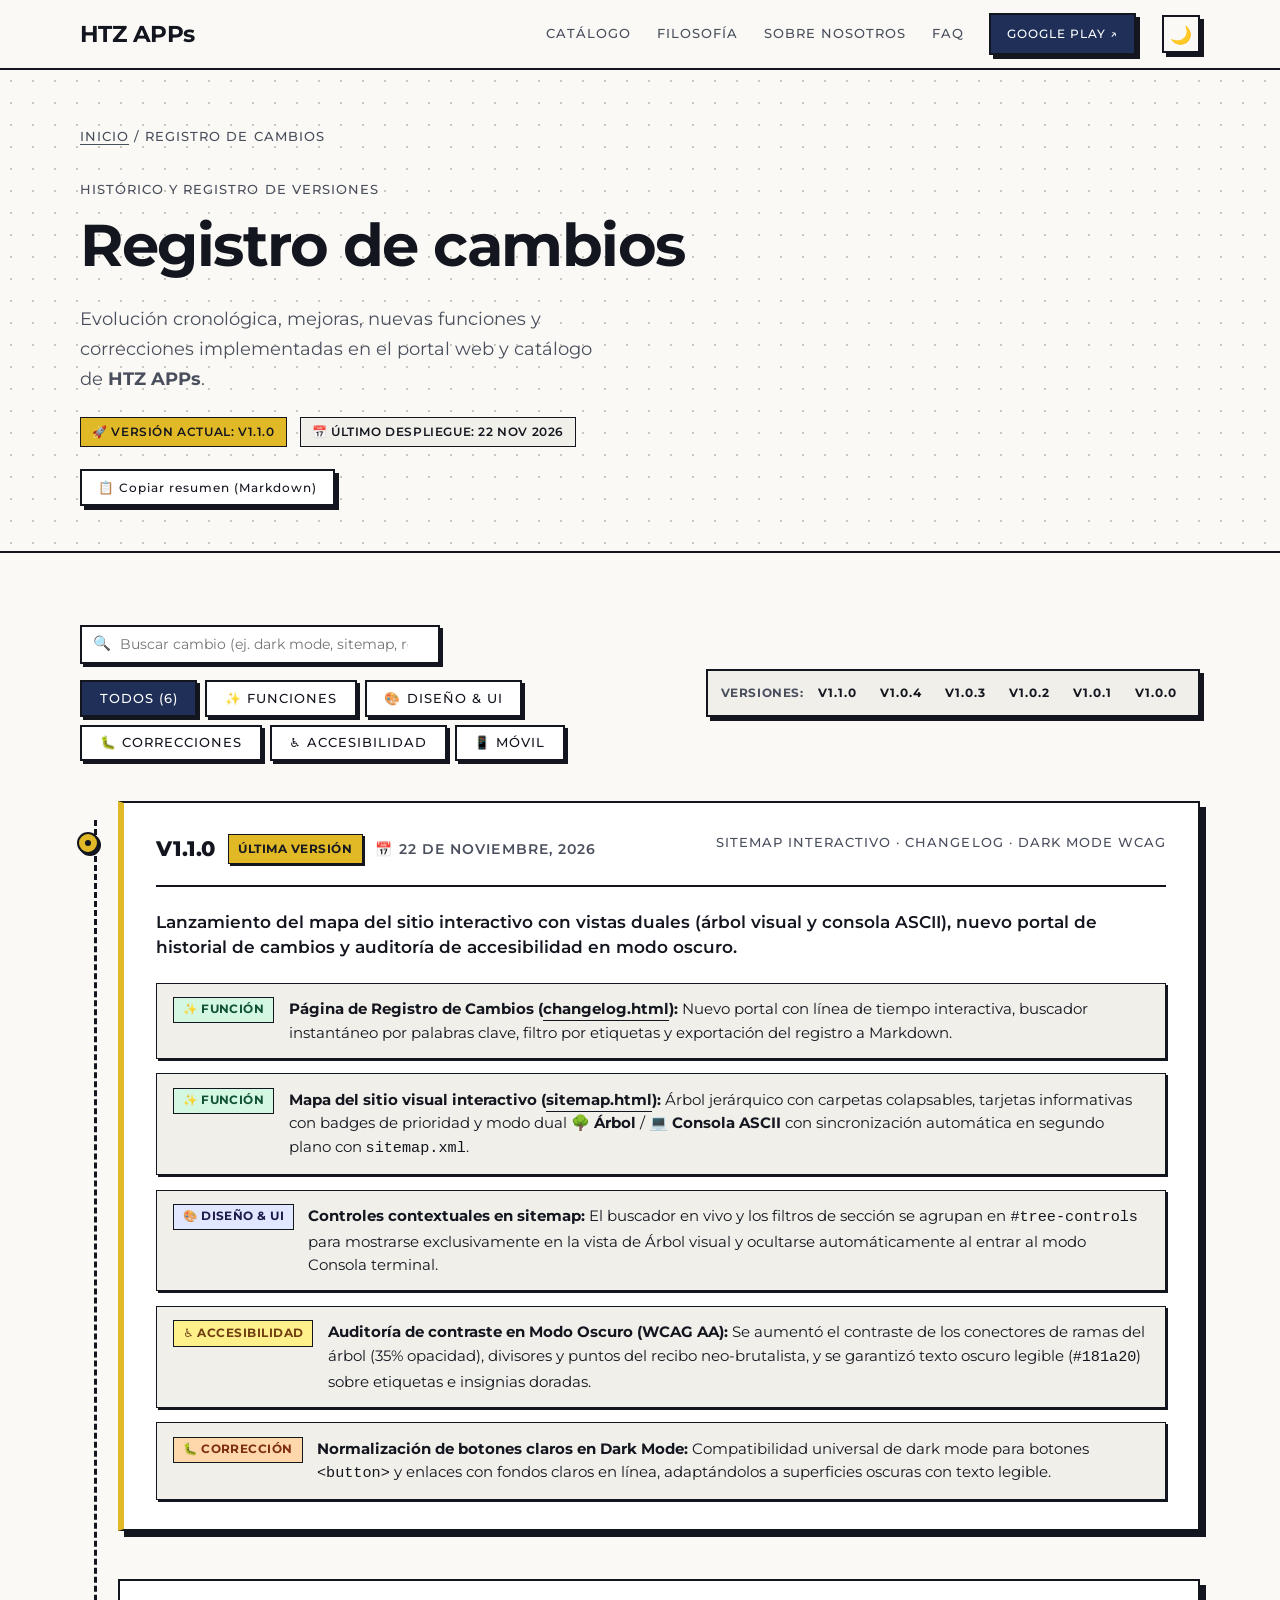
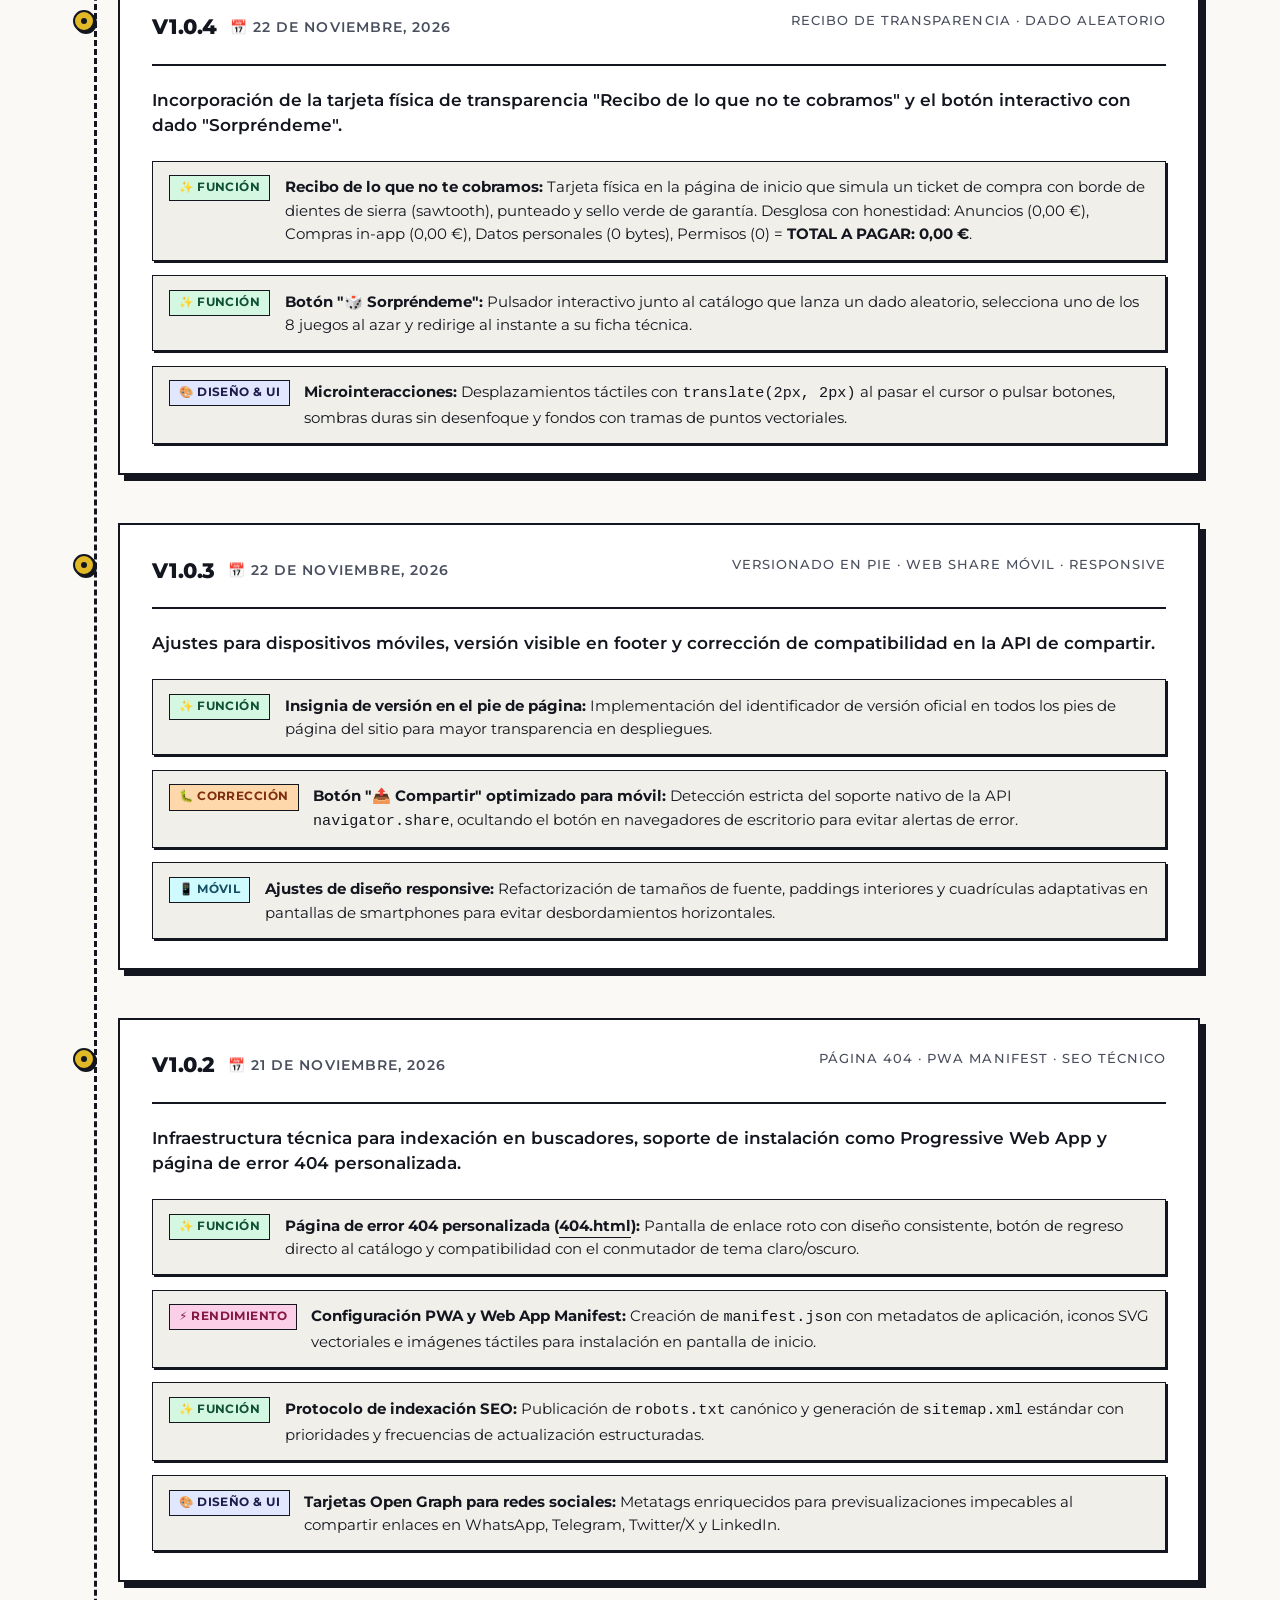
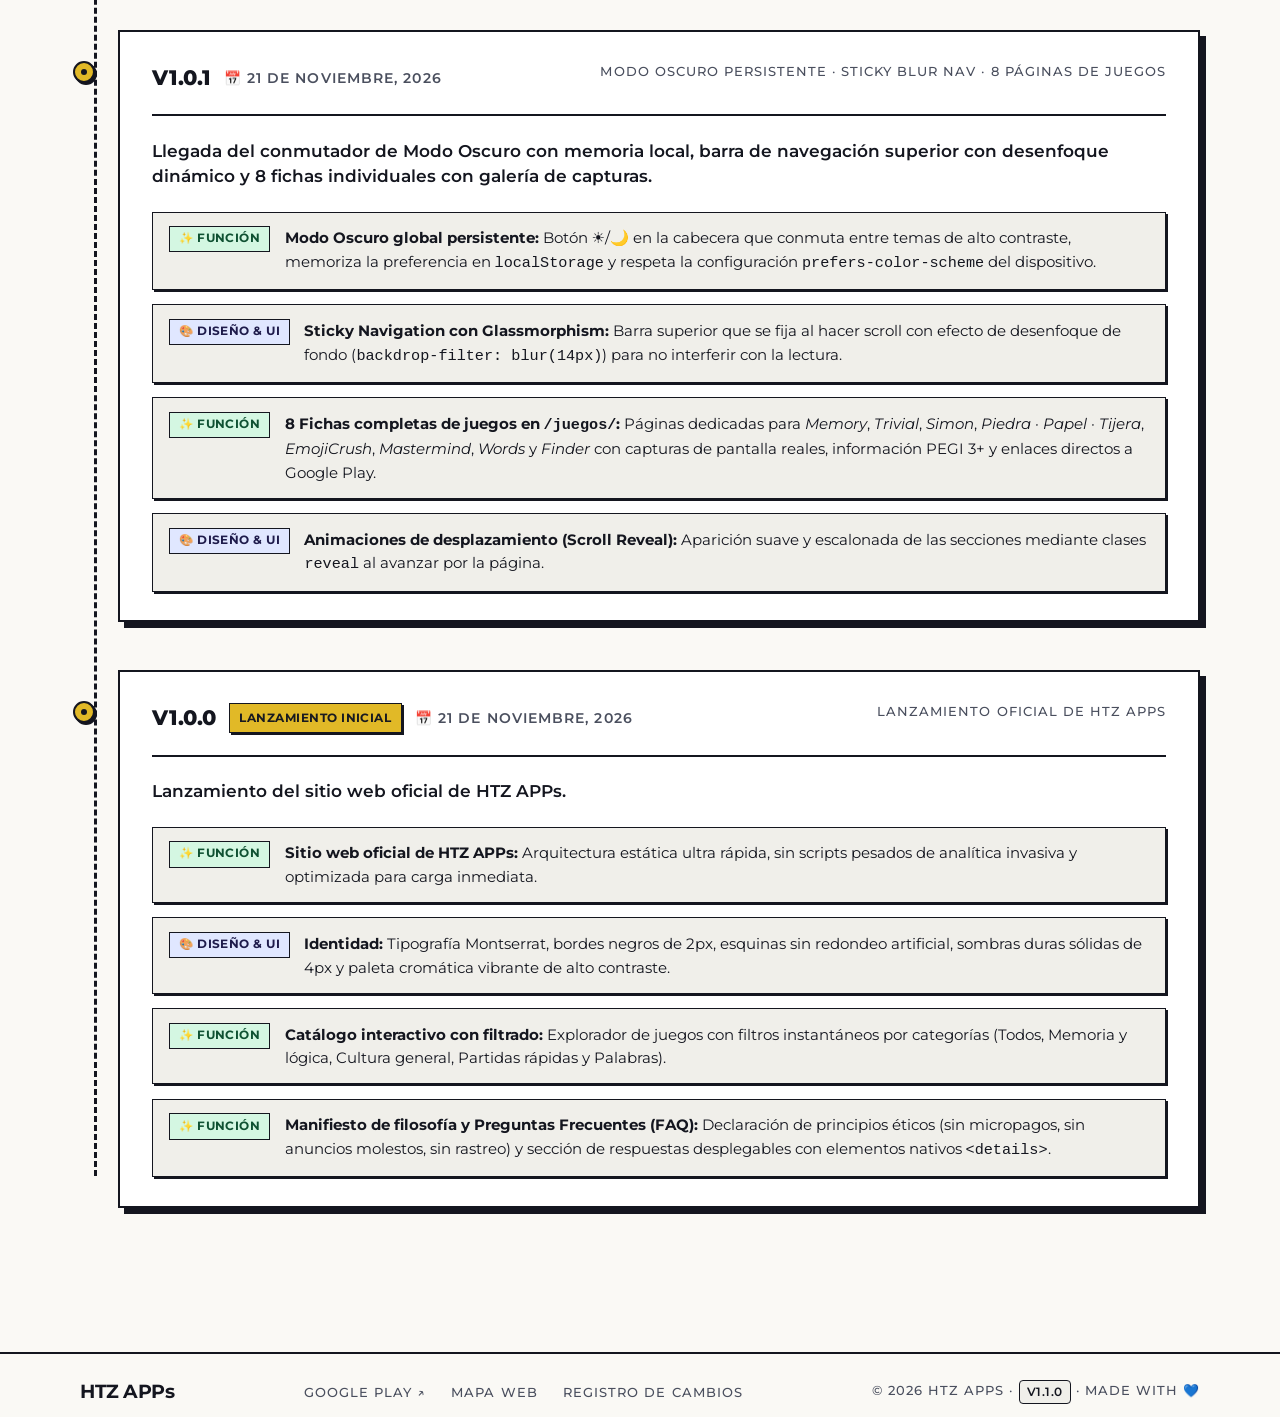
<file: changelog.html>
<!DOCTYPE html>
<html lang="es">
  <head>
    <meta charset="utf-8" />
    <meta name="viewport" content="width=device-width, initial-scale=1" />
    <title>Registro de cambios (Changelog) — HTZ APPs</title>
    <meta
      name="description"
      content="Histórico completo de versiones, lanzamientos, mejoras de accesibilidad, nuevas funciones interactivas y correcciones en la web de HTZ APPs."
    />
    <link rel="canonical" href="https://htz-apps.github.io/changelog.html" />
    <link
      rel="alternate"
      hreflang="es"
      href="https://htz-apps.github.io/changelog.html"
    />
    <link
      rel="alternate"
      hreflang="x-default"
      href="https://htz-apps.github.io/changelog.html"
    />

    <!-- Open Graph -->
    <meta property="og:type" content="website" />
    <meta
      property="og:url"
      content="https://htz-apps.github.io/changelog.html"
    />
    <meta
      property="og:title"
      content="Registro de cambios (Changelog) — HTZ APPs"
    />
    <meta
      property="og:description"
      content="Histórico detallado de versiones, nuevas funciones, mejoras y correcciones realizadas en la web y catálogo de HTZ APPs."
    />
    <meta
      property="og:image"
      content="https://htz-apps.github.io/og-home.png"
    />
    <meta property="og:site_name" content="HTZ APPs" />
    <meta property="og:locale" content="es_ES" />
    <meta name="twitter:card" content="summary_large_image" />

    <!-- Iconos y tema -->
    <link rel="icon" href="/favicon.ico" sizes="32x32" />
    <link rel="icon" href="/icon.svg" type="image/svg+xml" />
    <link rel="apple-touch-icon" href="/apple-touch-icon.png" />
    <link rel="manifest" href="manifest.json" />
    <meta name="color-scheme" content="light dark" />
    <meta
      name="theme-color"
      content="#1f2f58"
      media="(prefers-color-scheme: light)"
    />
    <meta
      name="theme-color"
      content="#0f1117"
      media="(prefers-color-scheme: dark)"
    />

    <!-- Fuentes -->
    <link rel="preconnect" href="https://fonts.googleapis.com" />
    <link rel="preconnect" href="https://fonts.gstatic.com" crossorigin />
    <link
      href="https://fonts.googleapis.com/css2?family=Montserrat:wght@400;600;700;800&display=swap"
      rel="stylesheet"
    />
    <link rel="stylesheet" href="styles.css" />
  </head>
  <body id="arriba">
    <!-- Navegación Sticky -->
    <header class="nav">
      <div class="container nav-inner">
        <a href="index.html" class="brand"><strong>HTZ APPs</strong></a>
        <nav class="links mono">
          <a href="index.html#catalogo ">Catálogo</a>
          <a href="index.html#valores ">Filosofía</a>
          <a href="index.html#sobre ">Sobre nosotros</a>
          <a href="index.html#faq ">FAQ</a>
          <a
            class="btn btn-sm"
            href="https://play.google.com/store/apps/developer?id=HTZ+APPs"
            target="_blank"
            rel="noopener"
            >Google Play ↗</a
          >
          <button
            id="dark-toggle"
            class="dark-toggle"
            aria-label="Cambiar tema"
            title="Cambiar tema"
          >
            🌙
          </button>
        </nav>
      </div>
    </header>

    <main>
      <!-- Cabecera del Changelog -->
      <section class="changelog-header">
        <div class="container">
          <p class="crumbs mono">
            <a href="index.html">Inicio</a> / Registro de cambios
          </p>
          <p class="eyebrow mono">HISTÓRICO Y REGISTRO DE VERSIONES</p>
          <h1>Registro de cambios</h1>
          <p class="lead">
            Evolución cronológica, mejoras, nuevas funciones y correcciones
            implementadas en el portal web y catálogo de
            <strong>HTZ APPs</strong>.
          </p>

          <!-- Métricas / Resumen rápido -->
          <div class="changelog-stats mono">
            <span class="badge badge-gold">🚀 Versión actual: v1.1.0</span>
            <span class="badge">📅 Último despliegue: 22 Nov 2026</span>
          </div>

          <div class="changelog-actions">
            <button
              id="btn-copy-changelog"
              class="btn btn-sm"
              style="background: #fff; color: var(--ink)"
              type="button"
            >
              📋 Copiar resumen (Markdown)
            </button>
          </div>
        </div>
      </section>

      <!-- Barra de filtros y herramientas -->
      <section class="section" style="padding-top: 2rem">
        <div class="container">
          <div class="changelog-toolbar">
            <div class="changelog-controls">
              <!-- Buscador en tiempo real -->
              <div class="changelog-search-wrap">
                <span class="changelog-search-icon" aria-hidden="true">🔍</span>
                <input
                  type="search"
                  id="changelog-search"
                  class="changelog-search"
                  placeholder="Buscar cambio (ej. dark mode, sitemap, recibo, móvil...)"
                  aria-label="Filtrar cambios por palabra clave"
                />
              </div>

              <!-- Chips de filtro de tipo -->
              <div
                class="changelog-filters"
                role="group"
                aria-label="Filtrar por tipo de cambio"
              >
                <button class="chip mono" data-filter="all" aria-pressed="true">
                  Todos (6)
                </button>
                <button
                  class="chip mono"
                  data-filter="feat"
                  aria-pressed="false"
                >
                  ✨ Funciones
                </button>
                <button class="chip mono" data-filter="ui" aria-pressed="false">
                  🎨 Diseño & UI
                </button>
                <button
                  class="chip mono"
                  data-filter="fix"
                  aria-pressed="false"
                >
                  🐛 Correcciones
                </button>
                <button
                  class="chip mono"
                  data-filter="a11y"
                  aria-pressed="false"
                >
                  ♿ Accesibilidad
                </button>
                <button
                  class="chip mono"
                  data-filter="mobile"
                  aria-pressed="false"
                >
                  📱 Móvil
                </button>
              </div>
            </div>

            <!-- Salto rápido a versión -->
            <div class="changelog-jumps mono">
              <span>Versiones:</span>
              <a href="#v1.1.0">v1.1.0</a>
              <a href="#v1.0.4">v1.0.4</a>
              <a href="#v1.0.3">v1.0.3</a>
              <a href="#v1.0.2">v1.0.2</a>
              <a href="#v1.0.1">v1.0.1</a>
              <a href="#v1.0.0">v1.0.0</a>
            </div>
          </div>

          <!-- Timeline de Versiones -->
          <div class="changelog-timeline" id="changelog-timeline">
            <!-- ================= v1.1.0 ================= -->
            <article
              class="changelog-version is-latest"
              id="v1.1.0"
              data-version="1.1.0"
            >
              <span class="changelog-node-pin" aria-hidden="true"></span>
              <header class="changelog-vhead">
                <div class="changelog-vtitle">
                  <span class="changelog-vtag mono">v1.1.0</span>
                  <span class="changelog-vbadge mono">ÚLTIMA VERSIÓN</span>
                  <span class="changelog-date mono"
                    >📅 22 de Noviembre, 2026</span
                  >
                </div>
                <div
                  class="mono"
                  style="font-size: 0.8rem; color: var(--muted)"
                >
                  Sitemap interactivo · Changelog · Dark Mode WCAG
                </div>
              </header>
              <p class="changelog-vlead">
                Lanzamiento del mapa del sitio interactivo con vistas duales
                (árbol visual y consola ASCII), nuevo portal de historial de
                cambios y auditoría de accesibilidad en modo oscuro.
              </p>
              <ul class="changelog-items">
                <li class="changelog-item" data-type="feat">
                  <span class="changelog-item-tag feat mono">✨ Función</span>
                  <div class="changelog-item-content">
                    <strong
                      >Página de Registro de Cambios (<a
                        href="changelog.html"
                        class="ulink"
                        >changelog.html</a
                      >):</strong
                    >
                    Nuevo portal con línea de tiempo interactiva, buscador
                    instantáneo por palabras clave, filtro por etiquetas y
                    exportación del registro a Markdown.
                  </div>
                </li>
                <li class="changelog-item" data-type="feat">
                  <span class="changelog-item-tag feat mono">✨ Función</span>
                  <div class="changelog-item-content">
                    <strong
                      >Mapa del sitio visual interactivo (<a
                        href="sitemap.html"
                        class="ulink"
                        >sitemap.html</a
                      >):</strong
                    >
                    Árbol jerárquico con carpetas colapsables, tarjetas
                    informativas con badges de prioridad y modo dual
                    <strong>🌳 Árbol</strong> /
                    <strong>💻 Consola ASCII</strong> con sincronización
                    automática en segundo plano con <code>sitemap.xml</code>.
                  </div>
                </li>
                <li class="changelog-item" data-type="ui">
                  <span class="changelog-item-tag ui mono">🎨 Diseño & UI</span>
                  <div class="changelog-item-content">
                    <strong>Controles contextuales en sitemap:</strong> El
                    buscador en vivo y los filtros de sección se agrupan en
                    <code>#tree-controls</code> para mostrarse exclusivamente en
                    la vista de Árbol visual y ocultarse automáticamente al
                    entrar al modo Consola terminal.
                  </div>
                </li>
                <li class="changelog-item" data-type="a11y">
                  <span class="changelog-item-tag a11y mono"
                    >♿ Accesibilidad</span
                  >
                  <div class="changelog-item-content">
                    <strong
                      >Auditoría de contraste en Modo Oscuro (WCAG AA):</strong
                    >
                    Se aumentó el contraste de los conectores de ramas del árbol
                    (35% opacidad), divisores y puntos del recibo
                    neo-brutalista, y se garantizó texto oscuro legible
                    (<code>#181a20</code>) sobre etiquetas e insignias doradas.
                  </div>
                </li>
                <li class="changelog-item" data-type="fix">
                  <span class="changelog-item-tag fix mono">🐛 Corrección</span>
                  <div class="changelog-item-content">
                    <strong
                      >Normalización de botones claros en Dark Mode:</strong
                    >
                    Compatibilidad universal de dark mode para botones
                    <code>&lt;button&gt;</code> y enlaces con fondos claros en
                    línea, adaptándolos a superficies oscuras con texto legible.
                  </div>
                </li>
              </ul>
            </article>

            <!-- ================= v1.0.4 ================= -->
            <article class="changelog-version" id="v1.0.4" data-version="1.0.4">
              <span class="changelog-node-pin" aria-hidden="true"></span>
              <header class="changelog-vhead">
                <div class="changelog-vtitle">
                  <span class="changelog-vtag mono">v1.0.4</span>
                  <span class="changelog-date mono"
                    >📅 22 de Noviembre, 2026</span
                  >
                </div>
                <div
                  class="mono"
                  style="font-size: 0.8rem; color: var(--muted)"
                >
                  Recibo de transparencia · Dado aleatorio
                </div>
              </header>
              <p class="changelog-vlead">
                Incorporación de la tarjeta física de transparencia "Recibo de
                lo que no te cobramos" y el botón interactivo con dado
                "Sorpréndeme".
              </p>
              <ul class="changelog-items">
                <li class="changelog-item" data-type="feat">
                  <span class="changelog-item-tag feat mono">✨ Función</span>
                  <div class="changelog-item-content">
                    <strong>Recibo de lo que no te cobramos:</strong> Tarjeta
                    física en la página de inicio que simula un ticket de compra
                    con borde de dientes de sierra (sawtooth), punteado y sello
                    verde de garantía. Desglosa con honestidad: Anuncios (0,00
                    €), Compras in-app (0,00 €), Datos personales (0 bytes),
                    Permisos (0) = <strong>TOTAL A PAGAR: 0,00 €</strong>.
                  </div>
                </li>
                <li class="changelog-item" data-type="feat">
                  <span class="changelog-item-tag feat mono">✨ Función</span>
                  <div class="changelog-item-content">
                    <strong>Botón "🎲 Sorpréndeme":</strong> Pulsador
                    interactivo junto al catálogo que lanza un dado aleatorio,
                    selecciona uno de los 8 juegos al azar y redirige al
                    instante a su ficha técnica.
                  </div>
                </li>
                <li class="changelog-item" data-type="ui">
                  <span class="changelog-item-tag ui mono">🎨 Diseño & UI</span>
                  <div class="changelog-item-content">
                    <strong>Microinteracciones:</strong> Desplazamientos
                    táctiles con <code>translate(2px, 2px)</code> al pasar el
                    cursor o pulsar botones, sombras duras sin desenfoque y
                    fondos con tramas de puntos vectoriales.
                  </div>
                </li>
              </ul>
            </article>

            <!-- ================= v1.0.3 ================= -->
            <article class="changelog-version" id="v1.0.3" data-version="1.0.3">
              <span class="changelog-node-pin" aria-hidden="true"></span>
              <header class="changelog-vhead">
                <div class="changelog-vtitle">
                  <span class="changelog-vtag mono">v1.0.3</span>
                  <span class="changelog-date mono"
                    >📅 22 de Noviembre, 2026</span
                  >
                </div>
                <div
                  class="mono"
                  style="font-size: 0.8rem; color: var(--muted)"
                >
                  Versionado en pie · Web Share móvil · Responsive
                </div>
              </header>
              <p class="changelog-vlead">
                Ajustes para dispositivos móviles, versión visible en footer y
                corrección de compatibilidad en la API de compartir.
              </p>
              <ul class="changelog-items">
                <li class="changelog-item" data-type="feat">
                  <span class="changelog-item-tag feat mono">✨ Función</span>
                  <div class="changelog-item-content">
                    <strong>Insignia de versión en el pie de página:</strong>
                    Implementación del identificador de versión oficial en todos
                    los pies de página del sitio para mayor transparencia en
                    despliegues.
                  </div>
                </li>
                <li class="changelog-item" data-type="fix">
                  <span class="changelog-item-tag fix mono">🐛 Corrección</span>
                  <div class="changelog-item-content">
                    <strong>Botón "📤 Compartir" optimizado para móvil:</strong>
                    Detección estricta del soporte nativo de la API
                    <code>navigator.share</code>, ocultando el botón en
                    navegadores de escritorio para evitar alertas de error.
                  </div>
                </li>
                <li class="changelog-item" data-type="mobile">
                  <span class="changelog-item-tag mobile mono">📱 Móvil</span>
                  <div class="changelog-item-content">
                    <strong>Ajustes de diseño responsive:</strong>
                    Refactorización de tamaños de fuente, paddings interiores y
                    cuadrículas adaptativas en pantallas de smartphones para
                    evitar desbordamientos horizontales.
                  </div>
                </li>
              </ul>
            </article>

            <!-- ================= v1.0.2 ================= -->
            <article class="changelog-version" id="v1.0.2" data-version="1.0.2">
              <span class="changelog-node-pin" aria-hidden="true"></span>
              <header class="changelog-vhead">
                <div class="changelog-vtitle">
                  <span class="changelog-vtag mono">v1.0.2</span>
                  <span class="changelog-date mono"
                    >📅 21 de Noviembre, 2026</span
                  >
                </div>
                <div
                  class="mono"
                  style="font-size: 0.8rem; color: var(--muted)"
                >
                  Página 404 · PWA Manifest · SEO técnico
                </div>
              </header>
              <p class="changelog-vlead">
                Infraestructura técnica para indexación en buscadores, soporte
                de instalación como Progressive Web App y página de error 404
                personalizada.
              </p>
              <ul class="changelog-items">
                <li class="changelog-item" data-type="feat">
                  <span class="changelog-item-tag feat mono">✨ Función</span>
                  <div class="changelog-item-content">
                    <strong
                      >Página de error 404 personalizada (<a
                        href="404.html"
                        class="ulink"
                        >404.html</a
                      >):</strong
                    >
                    Pantalla de enlace roto con diseño consistente, botón de
                    regreso directo al catálogo y compatibilidad con el
                    conmutador de tema claro/oscuro.
                  </div>
                </li>
                <li class="changelog-item" data-type="perf">
                  <span class="changelog-item-tag perf mono"
                    >⚡ Rendimiento</span
                  >
                  <div class="changelog-item-content">
                    <strong>Configuración PWA y Web App Manifest:</strong>
                    Creación de <code>manifest.json</code> con metadatos de
                    aplicación, iconos SVG vectoriales e imágenes táctiles para
                    instalación en pantalla de inicio.
                  </div>
                </li>
                <li class="changelog-item" data-type="feat">
                  <span class="changelog-item-tag feat mono">✨ Función</span>
                  <div class="changelog-item-content">
                    <strong>Protocolo de indexación SEO:</strong> Publicación de
                    <code>robots.txt</code> canónico y generación de
                    <code>sitemap.xml</code> estándar con prioridades y
                    frecuencias de actualización estructuradas.
                  </div>
                </li>
                <li class="changelog-item" data-type="ui">
                  <span class="changelog-item-tag ui mono">🎨 Diseño & UI</span>
                  <div class="changelog-item-content">
                    <strong>Tarjetas Open Graph para redes sociales:</strong>
                    Metatags enriquecidos para previsualizaciones impecables al
                    compartir enlaces en WhatsApp, Telegram, Twitter/X y
                    LinkedIn.
                  </div>
                </li>
              </ul>
            </article>

            <!-- ================= v1.0.1 ================= -->
            <article class="changelog-version" id="v1.0.1" data-version="1.0.1">
              <span class="changelog-node-pin" aria-hidden="true"></span>
              <header class="changelog-vhead">
                <div class="changelog-vtitle">
                  <span class="changelog-vtag mono">v1.0.1</span>
                  <span class="changelog-date mono"
                    >📅 21 de Noviembre, 2026</span
                  >
                </div>
                <div
                  class="mono"
                  style="font-size: 0.8rem; color: var(--muted)"
                >
                  Modo Oscuro persistente · Sticky Blur Nav · 8 Páginas de
                  juegos
                </div>
              </header>
              <p class="changelog-vlead">
                Llegada del conmutador de Modo Oscuro con memoria local, barra
                de navegación superior con desenfoque dinámico y 8 fichas
                individuales con galería de capturas.
              </p>
              <ul class="changelog-items">
                <li class="changelog-item" data-type="feat">
                  <span class="changelog-item-tag feat mono">✨ Función</span>
                  <div class="changelog-item-content">
                    <strong>Modo Oscuro global persistente:</strong> Botón ☀️/🌙
                    en la cabecera que conmuta entre temas de alto contraste,
                    memoriza la preferencia en <code>localStorage</code> y
                    respeta la configuración
                    <code>prefers-color-scheme</code> del dispositivo.
                  </div>
                </li>
                <li class="changelog-item" data-type="ui">
                  <span class="changelog-item-tag ui mono">🎨 Diseño & UI</span>
                  <div class="changelog-item-content">
                    <strong>Sticky Navigation con Glassmorphism:</strong> Barra
                    superior que se fija al hacer scroll con efecto de
                    desenfoque de fondo (<code>backdrop-filter: blur(14px)</code
                    >) para no interferir con la lectura.
                  </div>
                </li>
                <li class="changelog-item" data-type="feat">
                  <span class="changelog-item-tag feat mono">✨ Función</span>
                  <div class="changelog-item-content">
                    <strong
                      >8 Fichas completas de juegos en
                      <code>/juegos/</code>:</strong
                    >
                    Páginas dedicadas para <em>Memory</em>, <em>Trivial</em>,
                    <em>Simon</em>, <em>Piedra · Papel · Tijera</em>,
                    <em>EmojiCrush</em>, <em>Mastermind</em>, <em>Words</em> y
                    <em>Finder</em> con capturas de pantalla reales, información
                    PEGI 3+ y enlaces directos a Google Play.
                  </div>
                </li>
                <li class="changelog-item" data-type="ui">
                  <span class="changelog-item-tag ui mono">🎨 Diseño & UI</span>
                  <div class="changelog-item-content">
                    <strong
                      >Animaciones de desplazamiento (Scroll Reveal):</strong
                    >
                    Aparición suave y escalonada de las secciones mediante
                    clases <code>reveal</code> al avanzar por la página.
                  </div>
                </li>
              </ul>
            </article>

            <!-- ================= v1.0.0 ================= -->
            <article class="changelog-version" id="v1.0.0" data-version="1.0.0">
              <span class="changelog-node-pin" aria-hidden="true"></span>
              <header class="changelog-vhead">
                <div class="changelog-vtitle">
                  <span class="changelog-vtag mono">v1.0.0</span>
                  <span class="changelog-vbadge mono">LANZAMIENTO INICIAL</span>
                  <span class="changelog-date mono"
                    >📅 21 de Noviembre, 2026</span
                  >
                </div>
                <div
                  class="mono"
                  style="font-size: 0.8rem; color: var(--muted)"
                >
                  Lanzamiento oficial de HTZ APPs
                </div>
              </header>
              <p class="changelog-vlead">
                Lanzamiento del sitio web oficial de HTZ APPs.
              </p>
              <ul class="changelog-items">
                <li class="changelog-item" data-type="feat">
                  <span class="changelog-item-tag feat mono">✨ Función</span>
                  <div class="changelog-item-content">
                    <strong>Sitio web oficial de HTZ APPs:</strong> Arquitectura
                    estática ultra rápida, sin scripts pesados de analítica
                    invasiva y optimizada para carga inmediata.
                  </div>
                </li>
                <li class="changelog-item" data-type="ui">
                  <span class="changelog-item-tag ui mono">🎨 Diseño & UI</span>
                  <div class="changelog-item-content">
                    <strong>Identidad:</strong> Tipografía Montserrat, bordes
                    negros de 2px, esquinas sin redondeo artificial, sombras
                    duras sólidas de 4px y paleta cromática vibrante de alto
                    contraste.
                  </div>
                </li>
                <li class="changelog-item" data-type="feat">
                  <span class="changelog-item-tag feat mono">✨ Función</span>
                  <div class="changelog-item-content">
                    <strong>Catálogo interactivo con filtrado:</strong>
                    Explorador de juegos con filtros instantáneos por categorías
                    (Todos, Memoria y lógica, Cultura general, Partidas rápidas
                    y Palabras).
                  </div>
                </li>
                <li class="changelog-item" data-type="feat">
                  <span class="changelog-item-tag feat mono">✨ Función</span>
                  <div class="changelog-item-content">
                    <strong
                      >Manifiesto de filosofía y Preguntas Frecuentes
                      (FAQ):</strong
                    >
                    Declaración de principios éticos (sin micropagos, sin
                    anuncios molestos, sin rastreo) y sección de respuestas
                    desplegables con elementos nativos
                    <code>&lt;details&gt;</code>.
                  </div>
                </li>
              </ul>
            </article>
          </div>

          <!-- Mensaje de estado vacío (cuando ningún cambio coincide con la búsqueda o filtro) -->
          <div id="changelog-empty" class="changelog-empty" hidden>
            <p style="font-size: 2rem; margin-bottom: 0.5rem">🔍</p>
            <h3>No se encontraron cambios</h3>
            <p class="mono" style="color: var(--muted)">
              Prueba con otra palabra clave o deselecciona los filtros para ver
              el historial completo.
            </p>
            <button
              id="btn-reset-filters"
              class="btn btn-sm"
              style="margin-top: 1rem"
              type="button"
            >
              Restablecer filtros
            </button>
          </div>
        </div>
      </section>
    </main>

    <!-- Pie de página -->
    <footer class="footer">
      <div class="container foot-inner">
        <div><strong>HTZ APPs</strong></div>
        <nav class="mono">
          <a
            href="https://play.google.com/store/apps/developer?id=HTZ+APPs"
            target="_blank"
            rel="noopener"
            >Google Play ↗</a
          >
          <a href="sitemap.html">Mapa web</a>
          <a href="changelog.html">Registro de cambios</a>
        </nav>
        <small class="mono">
          © <span id="year"></span> HTZ APPs ·
          <a
            href="changelog.html"
            class="foot-version"
            title="Ver registro de cambios"
            >v1.1.0</a
          >
          · Made with 💙
        </small>
      </div>
    </footer>

    <script>
      // --- Búsqueda y filtrado interactivo ---
      const searchInput = document.getElementById("changelog-search");
      const filterChips = document.querySelectorAll(".changelog-filters .chip");
      const versionArticles = document.querySelectorAll(".changelog-version");
      const emptyState = document.getElementById("changelog-empty");
      const resetBtn = document.getElementById("btn-reset-filters");

      let currentFilter = "all";
      let currentSearch = "";

      function applyFilters() {
        let totalVisibleItems = 0;

        versionArticles.forEach((version) => {
          const items = version.querySelectorAll(".changelog-item");
          let visibleInVersion = 0;

          items.forEach((item) => {
            const itemType = item.dataset.type;
            const text = (item.textContent || "").toLowerCase();

            const matchesType =
              currentFilter === "all" || itemType === currentFilter;
            const matchesSearch =
              !currentSearch || text.includes(currentSearch);

            if (matchesType && matchesSearch) {
              item.style.display = "";
              visibleInVersion++;
              totalVisibleItems++;
            } else {
              item.style.display = "none";
            }
          });

          // Si una versión no tiene ningún cambio visible que coincida, se oculta la tarjeta
          version.style.display = visibleInVersion > 0 ? "" : "none";
        });

        emptyState.hidden = totalVisibleItems > 0;
      }

      searchInput.addEventListener("input", (e) => {
        currentSearch = e.target.value.toLowerCase().trim();
        applyFilters();
      });

      filterChips.forEach((chip) => {
        chip.addEventListener("click", () => {
          filterChips.forEach((c) =>
            c.setAttribute("aria-pressed", c === chip)
          );
          currentFilter = chip.dataset.filter;
          applyFilters();
        });
      });

      resetBtn.addEventListener("click", () => {
        searchInput.value = "";
        currentSearch = "";
        currentFilter = "all";
        filterChips.forEach((c) =>
          c.setAttribute("aria-pressed", c.dataset.filter === "all")
        );
        applyFilters();
      });

      // --- Copiar resumen en formato Markdown ---
      document
        .getElementById("btn-copy-changelog")
        .addEventListener("click", async function () {
          const markdown = `# Historial de Cambios — HTZ APPs

## [v1.1.0] - 2026-11-22
- **✨ Función:** Página de Registro de Cambios (\`changelog.html\`) con timeline interactivo y filtros.
- **✨ Función:** Mapa del sitio visual (\`sitemap.html\`) con modos Árbol y Consola ASCII y sincronización XML.
- **🎨 Diseño:** Controles contextuales en sitemap (visibles solo en modo Árbol).
- **♿ Accesibilidad:** Auditoría de contraste en modo oscuro (WCAG AA) para conectores, recibo y badges dorados.
- **🐛 Corrección:** Normalización de botones con fondos claros en modo oscuro.

## [v1.0.4] - 2026-11-22
- **✨ Función:** Tarjeta física "Recibo de lo que no te cobramos" (0€ ads, 0€ in-app, 0 bytes datos).
- **✨ Función:** Botón "🎲 Sorpréndeme" con dado aleatorio para acceder a un juego al azar.
- **🎨 Diseño:** Efectos con sombras duras de 4px y patrones vectoriales.

## [v1.0.3] - 2026-11-22
- **✨ Función:** Insignia de versión visible en el pie de página de todas las páginas del sitio.
- **🐛 Corrección:** Botón "📤 Compartir" restringido exclusivamente a móviles con soporte nativo Web Share API.
- **📱 Móvil:** Mejoras de adaptación responsive en teléfonos móviles.

## [v1.0.2] - 2026-11-21
- **✨ Función:** Página personalizada 404 (\`404.html\`) con retorno rápido al catálogo.
- **⚡ Rendimiento:** Soporte Progressive Web App (\`manifest.json\`, iconos SVG/PNG y theme-color).
- **✨ Función:** SEO técnico con \`robots.txt\` y \`sitemap.xml\`.
- **🎨 Diseño:** Tarjetas Open Graph para redes sociales.

## [v1.0.1] - 2026-11-21
- **✨ Función:** Modo Oscuro global con persistencia en localStorage y detección de preferencia del sistema.
- **🎨 Diseño:** Barra de navegación superior fija con desenfoque translúcido (\`backdrop-filter: blur\`).
- **✨ Función:** 8 páginas dedicadas de juegos en \`/juegos/\` con galerías de capturas y enlaces a Google Play.
- **🎨 Diseño:** Animaciones de aparición al hacer scroll (\`reveal\`).

## [v1.0.0] - 2026-11-21
- **✨ Función:** Lanzamiento oficial del portal web de HTZ APPs.
- **🎨 Diseño:** Identidad estética Neo-brutalista con bordes negros sólidos y colores vivos.
- **✨ Función:** Catálogo interactivo de 8 juegos casuales con filtros por categoría.
- **✨ Función:** Manifiesto de valores de desarrollo honesto (sin anuncios invasivos, 100% offline).
`;
          try {
            await navigator.clipboard.writeText(markdown);
            const orig = this.textContent;
            this.textContent = "✓ ¡Resumen copiado!";
            setTimeout(() => {
              this.textContent = orig;
            }, 2000);
          } catch (e) {
            alert("Resumen copiado al portapapeles");
          }
        });

      // --- Año dinámico en footer ---
      document.getElementById("year").textContent = new Date().getFullYear();

      // --- Modo Oscuro global ---
      (function () {
        const root = document.documentElement;
        const btn = document.getElementById("dark-toggle");
        const saved = localStorage.getItem("theme");
        const prefersDark = window.matchMedia(
          "(prefers-color-scheme:dark)"
        ).matches;
        const apply = (t) => {
          root.setAttribute("data-theme", t);
          if (btn) btn.textContent = t === "dark" ? "☀️" : "🌙";
          localStorage.setItem("theme", t);
        };
        apply(saved || (prefersDark ? "dark" : "light"));
        if (btn)
          btn.addEventListener("click", () => {
            apply(
              root.getAttribute("data-theme") === "dark" ? "light" : "dark"
            );
          });
      })();

      // --- Sticky Nav Blur al hacer scroll ---
      (function () {
        const nav = document.querySelector(".nav");
        if (!nav) return;
        const onScroll = () =>
          nav.classList.toggle("scrolled", window.scrollY > 10);
        window.addEventListener("scroll", onScroll, { passive: true });
        onScroll();
      })();
    </script>
  </body>
</html>
</file>
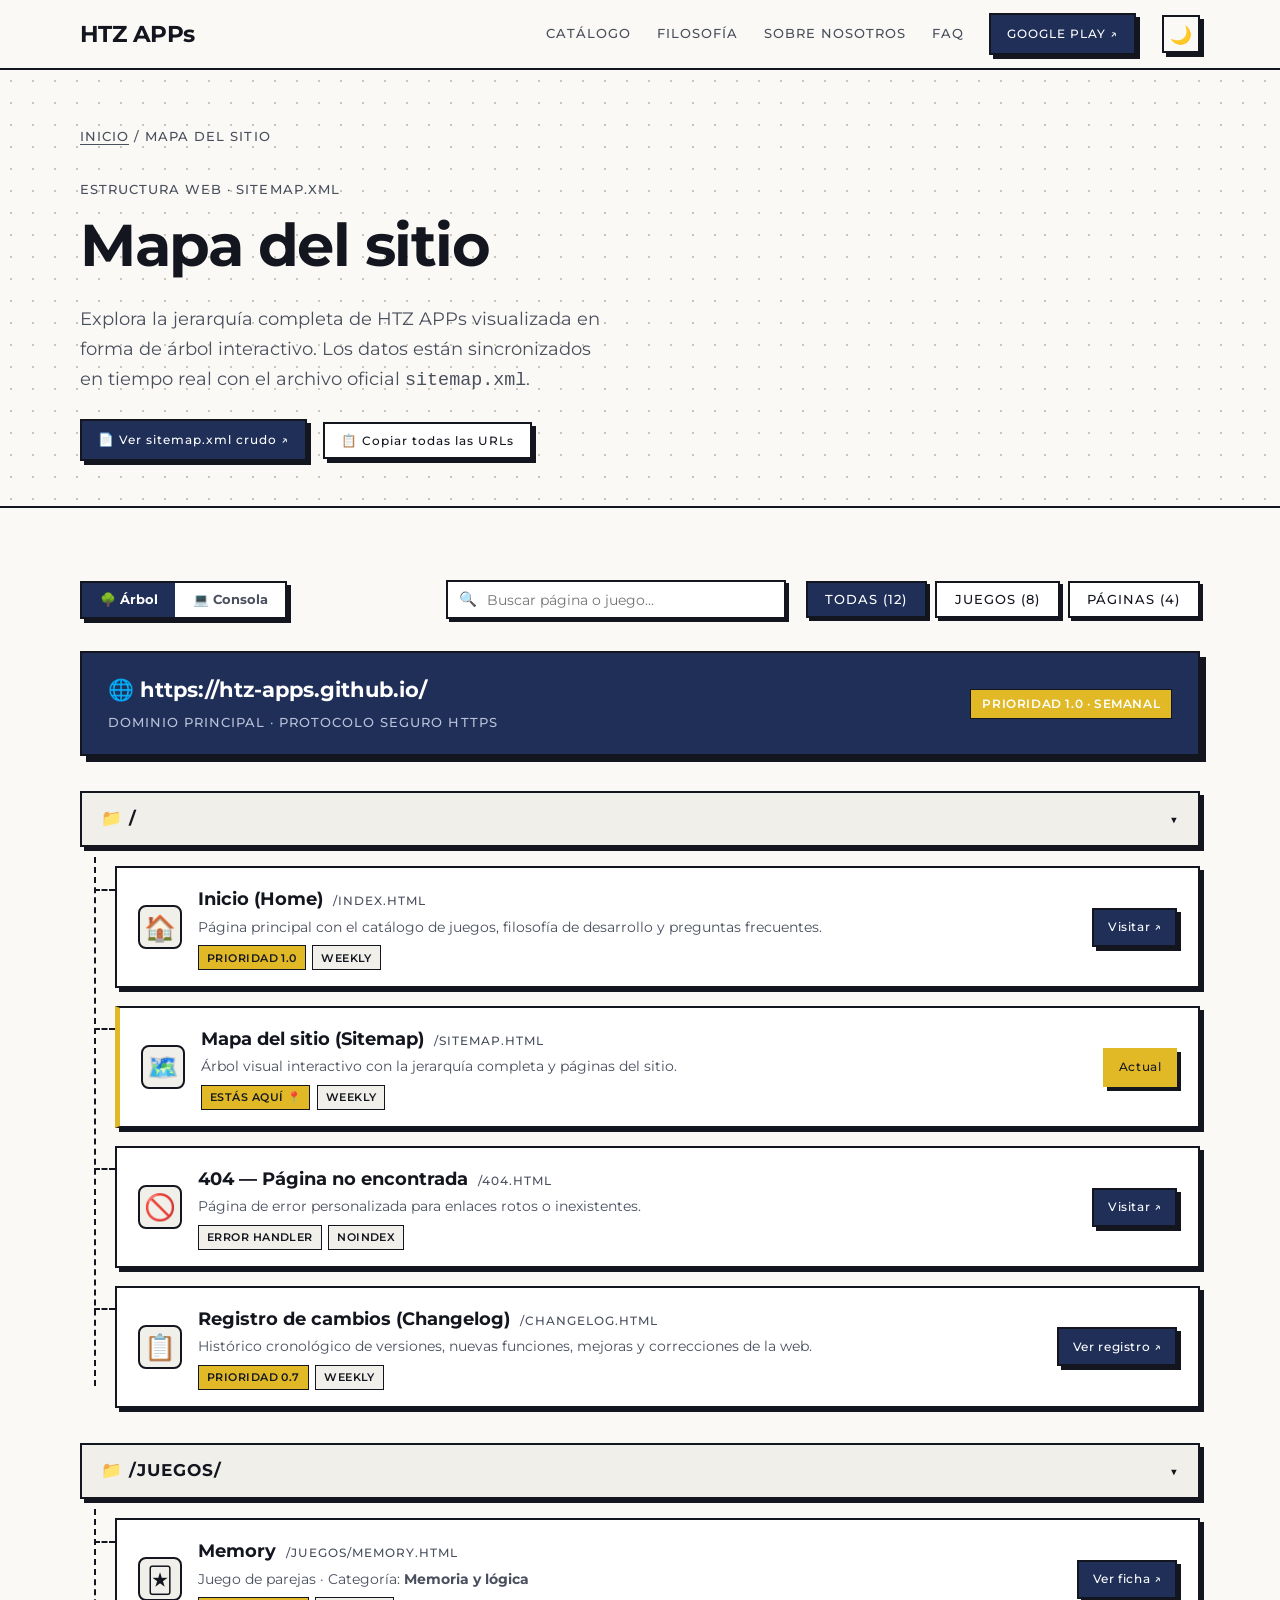
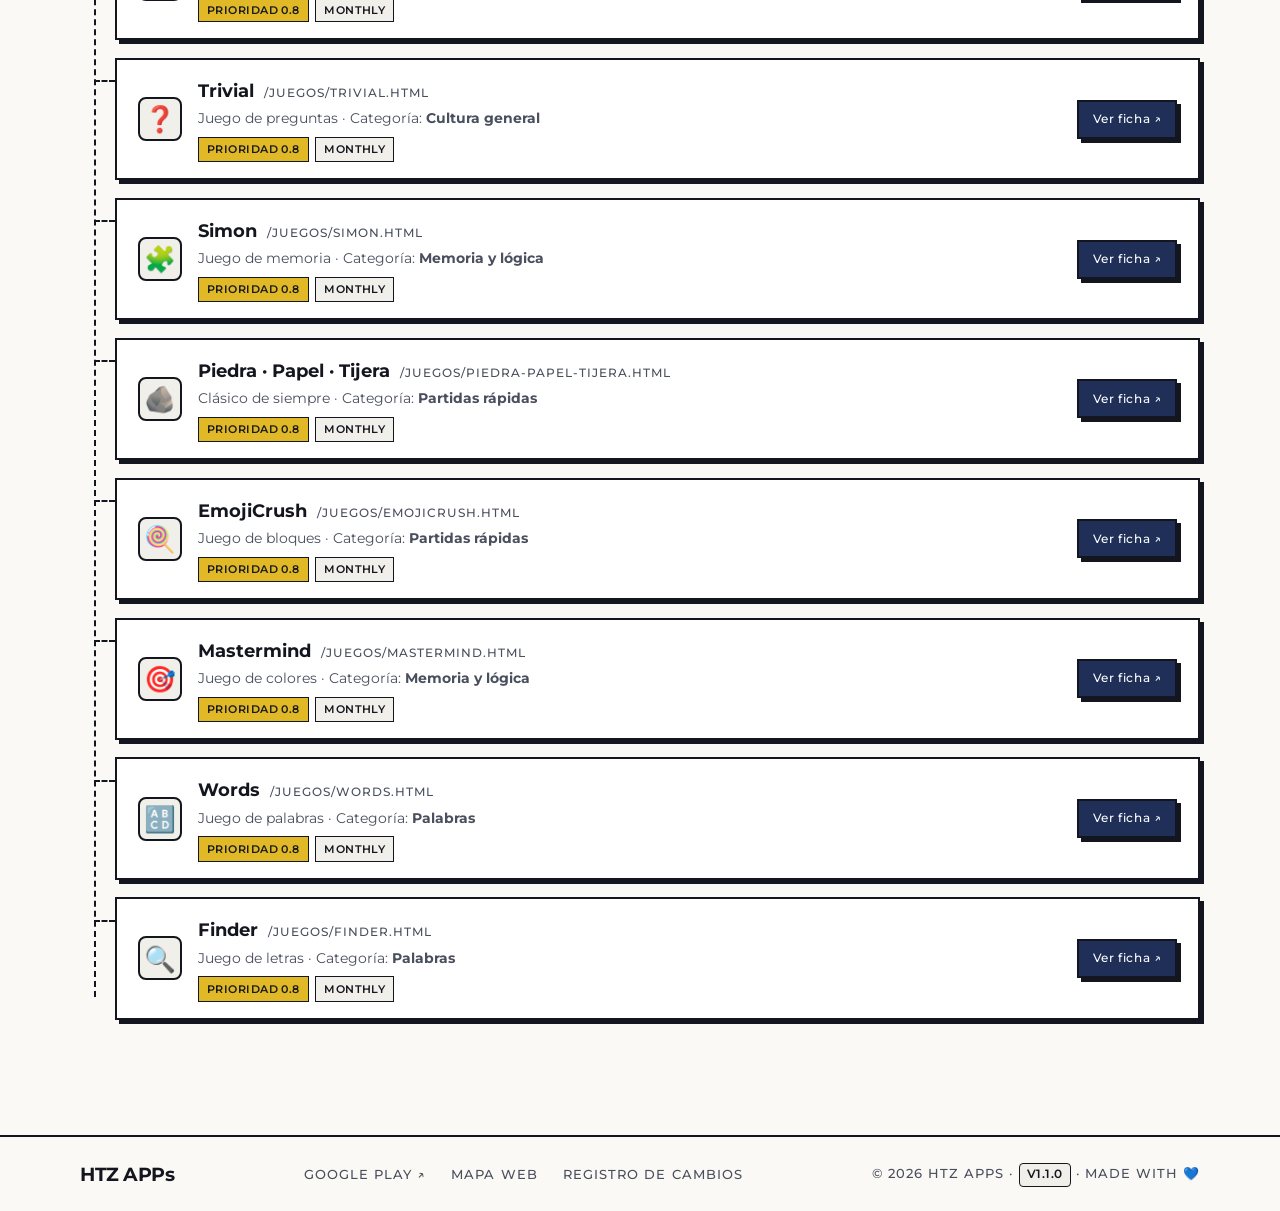
<file: sitemap.html>
<!DOCTYPE html>
<html lang="es">
<head>
<meta charset="UTF-8">
<meta name="viewport" content="width=device-width, initial-scale=1">
<title>Mapa del sitio web (Sitemap) | HTZ APPs</title>
<meta name="description" content="Estructura completa de páginas y juegos clásicos de HTZ APPs en un árbol visual interactivo generado a partir de sitemap.xml.">
<meta name="robots" content="index, follow">
<link rel="canonical" href="https://htz-apps.github.io/sitemap.html">
<link rel="icon" href="/favicon.ico" sizes="32x32">
<link rel="icon" href="/icon.svg" type="image/svg+xml">
<link rel="apple-touch-icon" href="/apple-touch-icon.png">
<link rel="manifest" href="manifest.json">
<meta name="color-scheme" content="light dark">
<meta name="theme-color" content="#1f2f58" media="(prefers-color-scheme: light)">
<meta name="theme-color" content="#0f1117" media="(prefers-color-scheme: dark)">

<!-- Fuentes -->
<link rel="preconnect" href="https://fonts.googleapis.com">
<link rel="preconnect" href="https://fonts.gstatic.com" crossorigin>
<link href="https://fonts.googleapis.com/css2?family=Montserrat:wght@400;500;600;700;800&display=swap" rel="stylesheet">
<link rel="stylesheet" href="styles.css">
</head>
<body id="arriba">
<header class="nav">
  <div class="container nav-inner">
    <a href="index.html" class="brand"><strong>HTZ APPs</strong></a>
    <nav class="links mono">
      <a href="index.html#catalogo">Catálogo</a>
      <a href="index.html#valores">Filosofía</a>
      <a href="index.html#sobre">Sobre nosotros</a>
      <a href="index.html#faq">FAQ</a>
      <a class="btn btn-sm" href="https://play.google.com/store/apps/developer?id=HTZ+APPs" target="_blank" rel="noopener">Google Play ↗</a>
      <button id="dark-toggle" class="dark-toggle" aria-label="Cambiar tema" title="Cambiar tema">🌙</button>
    </nav>
  </div>
</header>

<main>
  <section class="sitemap-header">
    <div class="container">
      <p class="crumbs mono">
        <a href="index.html">Inicio</a> / Mapa del sitio
      </p>
      <p class="eyebrow mono">Estructura web · sitemap.xml</p>
      <h1>Mapa del sitio</h1>
      <p class="lead">Explora la jerarquía completa de HTZ APPs visualizada en forma de árbol interactivo. Los datos están sincronizados en tiempo real con el archivo oficial <code>sitemap.xml</code>.</p>

      <div class="sitemap-actions">
        <a class="btn btn-sm" href="sitemap.xml" target="_blank" rel="noopener">📄 Ver sitemap.xml crudo ↗</a>
        <button id="btn-copy-urls" class="btn btn-sm" style="background:#fff;color:var(--ink)" type="button">📋 Copiar todas las URLs</button>
      </div>
    </div>
  </section>

  <section class="section" style="padding-top:2rem">
    <div class="container">
      <!-- Barra de herramientas: Selector de vista y Buscador -->
      <div class="tree-toolbar">
        <div class="view-switcher mono" role="tablist" aria-label="Modo de visualización">
          <button class="view-btn active" id="tab-visual" role="tab" aria-selected="true" type="button">
            🌳 Árbol
          </button>
          <button class="view-btn" id="tab-terminal" role="tab" aria-selected="false" type="button">
            💻 Consola
          </button>
        </div>

        <div id="tree-controls" class="tree-controls-group">
          <div class="tree-search-wrap">
            <span class="tree-search-icon" aria-hidden="true">🔍</span>
            <input type="search" id="tree-search" class="tree-search" placeholder="Buscar página o juego..." aria-label="Filtrar páginas del sitemap">
          </div>

          <div class="tree-filter-chips" role="group" aria-label="Filtrar por sección">
            <button class="chip mono" data-filter="all" aria-pressed="true">Todas (12)</button>
            <button class="chip mono" data-filter="games" aria-pressed="false">Juegos (8)</button>
            <button class="chip mono" data-filter="main" aria-pressed="false">Páginas (4)</button>
          </div>
        </div>
      </div>

      <!-- Contenedor del Árbol Visual (Renderizado inmediatamente) -->
      <div id="visual-view">
        <!-- Nodo Raíz -->
        <div class="tree-card-root">
          <div>
            <strong>🌐 https://htz-apps.github.io/</strong>
            <small class="mono">Dominio principal · Protocolo seguro HTTPS</small>
          </div>
          <span class="badge badge-gold mono">Prioridad 1.0 · Semanal</span>
        </div>

        <!-- Rama 1: Páginas generales -->
        <div class="tree-branch-group" data-group="main">
          <div class="tree-folder mono" data-target="branch-main">
            <span class="tree-folder-title">📁 /</span>
            <span class="tree-folder-arrow">▼</span>
          </div>
          <ul class="tree-list" id="branch-main">
            <li class="tree-item" data-type="main" data-title="Inicio Home HTZ APPs">
              <a href="index.html" class="tree-card">
                <div class="tree-card-main">
                  <div class="tree-card-icon">🏠</div>
                  <div class="tree-card-text">
                    <div class="tree-card-title">
                      <strong>Inicio (Home)</strong>
                      <span class="tree-card-path mono">/index.html</span>
                    </div>
                    <div class="tree-card-sub">Página principal con el catálogo de juegos, filosofía de desarrollo y preguntas frecuentes.</div>
                    <div class="tree-badges mono">
                      <span class="tree-tag pri">Prioridad 1.0</span>
                      <span class="tree-tag">weekly</span>
                    </div>
                  </div>
                </div>
                <span class="btn btn-sm tree-card-btn">Visitar ↗</span>
              </a>
            </li>
            <li class="tree-item" data-type="main" data-title="Mapa del sitio Sitemap web">
              <a href="sitemap.html" class="tree-card" style="border-left-width:5px;border-left-color:var(--gold)">
                <div class="tree-card-main">
                  <div class="tree-card-icon">🗺️</div>
                  <div class="tree-card-text">
                    <div class="tree-card-title">
                      <strong>Mapa del sitio (Sitemap)</strong>
                      <span class="tree-card-path mono">/sitemap.html</span>
                    </div>
                    <div class="tree-card-sub">Árbol visual interactivo con la jerarquía completa y páginas del sitio.</div>
                    <div class="tree-badges mono">
                      <span class="tree-tag pri">Estás aquí 📍</span>
                      <span class="tree-tag">weekly</span>
                    </div>
                  </div>
                </div>
                <span class="btn btn-sm tree-card-btn" style="background:var(--gold);color:#181a20;border-color:var(--gold)">Actual</span>
              </a>
            </li>
            <li class="tree-item" data-type="main" data-title="Página no encontrada 404">
              <a href="404.html" class="tree-card">
                <div class="tree-card-main">
                  <div class="tree-card-icon">🚫</div>
                  <div class="tree-card-text">
                    <div class="tree-card-title">
                      <strong>404 — Página no encontrada</strong>
                      <span class="tree-card-path mono">/404.html</span>
                    </div>
                    <div class="tree-card-sub">Página de error personalizada para enlaces rotos o inexistentes.</div>
                    <div class="tree-badges mono">
                      <span class="tree-tag">Error handler</span>
                      <span class="tree-tag">noindex</span>
                    </div>
                  </div>
                </div>
                <span class="btn btn-sm tree-card-btn">Visitar ↗</span>
              </a>
            </li>
            <li class="tree-item" data-type="main" data-title="Registro de cambios Changelog Historial de versiones actualizaciones">
              <a href="changelog.html" class="tree-card">
                <div class="tree-card-main">
                  <div class="tree-card-icon">📋</div>
                  <div class="tree-card-text">
                    <div class="tree-card-title">
                      <strong>Registro de cambios (Changelog)</strong>
                      <span class="tree-card-path mono">/changelog.html</span>
                    </div>
                    <div class="tree-card-sub">Histórico cronológico de versiones, nuevas funciones, mejoras y correcciones de la web.</div>
                    <div class="tree-badges mono">
                      <span class="tree-tag pri">Prioridad 0.7</span>
                      <span class="tree-tag">weekly</span>
                    </div>
                  </div>
                </div>
                <span class="btn btn-sm tree-card-btn">Ver registro ↗</span>
              </a>
            </li>
          </ul>
        </div>

        <!-- Rama 2: Catálogo de Juegos -->
        <div class="tree-branch-group" data-group="games">
          <div class="tree-folder mono" data-target="branch-games">
            <span class="tree-folder-title">📁 /juegos/</span>
            <span class="tree-folder-arrow">▼</span>
          </div>
          <ul class="tree-list" id="branch-games">
            <li class="tree-item" data-type="games" data-title="Memory Juego de parejas Memoria y lógica Puzzle">
              <a href="juegos/memory.html" class="tree-card">
                <div class="tree-card-main">
                  <div class="tree-card-icon" title="Puzzle">🃏</div>
                  <div class="tree-card-text">
                    <div class="tree-card-title">
                      <strong>Memory</strong>
                      <span class="tree-card-path mono">/juegos/memory.html</span>
                    </div>
                    <div class="tree-card-sub">Juego de parejas · Categoría: <strong>Memoria y lógica</strong></div>
                    <div class="tree-badges mono">
                      <span class="tree-tag pri">Prioridad 0.8</span>
                      <span class="tree-tag">monthly</span>
                    </div>
                  </div>
                </div>
                <span class="btn btn-sm tree-card-btn">Ver ficha ↗</span>
              </a>
            </li>

            <li class="tree-item" data-type="games" data-title="Trivial Juego de preguntas Cultura general Quiz">
              <a href="juegos/trivial.html" class="tree-card">
                <div class="tree-card-main">
                  <div class="tree-card-icon" title="Cultura general">❓</div>
                  <div class="tree-card-text">
                    <div class="tree-card-title">
                      <strong>Trivial</strong>
                      <span class="tree-card-path mono">/juegos/trivial.html</span>
                    </div>
                    <div class="tree-card-sub">Juego de preguntas · Categoría: <strong>Cultura general</strong></div>
                    <div class="tree-badges mono">
                      <span class="tree-tag pri">Prioridad 0.8</span>
                      <span class="tree-tag">monthly</span>
                    </div>
                  </div>
                </div>
                <span class="btn btn-sm tree-card-btn">Ver ficha ↗</span>
              </a>
            </li>

            <li class="tree-item" data-type="games" data-title="Simon Juego de memoria Memoria y lógica Secuencia">
              <a href="juegos/simon.html" class="tree-card">
                <div class="tree-card-main">
                  <div class="tree-card-icon" title="Memoria y lógica">🧩</div>
                  <div class="tree-card-text">
                    <div class="tree-card-title">
                      <strong>Simon</strong>
                      <span class="tree-card-path mono">/juegos/simon.html</span>
                    </div>
                    <div class="tree-card-sub">Juego de memoria · Categoría: <strong>Memoria y lógica</strong></div>
                    <div class="tree-badges mono">
                      <span class="tree-tag pri">Prioridad 0.8</span>
                      <span class="tree-tag">monthly</span>
                    </div>
                  </div>
                </div>
                <span class="btn btn-sm tree-card-btn">Ver ficha ↗</span>
              </a>
            </li>

            <li class="tree-item" data-type="games" data-title="Piedra Papel Tijera Clásico de siempre Partidas rápidas Arcade">
              <a href="juegos/piedra-papel-tijera.html" class="tree-card">
                <div class="tree-card-main">
                  <div class="tree-card-icon" title="Partidas rápidas">🪨</div>
                  <div class="tree-card-text">
                    <div class="tree-card-title">
                      <strong>Piedra · Papel · Tijera</strong>
                      <span class="tree-card-path mono">/juegos/piedra-papel-tijera.html</span>
                    </div>
                    <div class="tree-card-sub">Clásico de siempre · Categoría: <strong>Partidas rápidas</strong></div>
                    <div class="tree-badges mono">
                      <span class="tree-tag pri">Prioridad 0.8</span>
                      <span class="tree-tag">monthly</span>
                    </div>
                  </div>
                </div>
                <span class="btn btn-sm tree-card-btn">Ver ficha ↗</span>
              </a>
            </li>

            <li class="tree-item" data-type="games" data-title="EmojiCrush Juego de bloques Partidas rápidas Puzzle">
              <a href="juegos/emojicrush.html" class="tree-card">
                <div class="tree-card-main">
                  <div class="tree-card-icon" title="Partidas rápidas">🍭</div>
                  <div class="tree-card-text">
                    <div class="tree-card-title">
                      <strong>EmojiCrush</strong>
                      <span class="tree-card-path mono">/juegos/emojicrush.html</span>
                    </div>
                    <div class="tree-card-sub">Juego de bloques · Categoría: <strong>Partidas rápidas</strong></div>
                    <div class="tree-badges mono">
                      <span class="tree-tag pri">Prioridad 0.8</span>
                      <span class="tree-tag">monthly</span>
                    </div>
                  </div>
                </div>
                <span class="btn btn-sm tree-card-btn">Ver ficha ↗</span>
              </a>
            </li>

            <li class="tree-item" data-type="games" data-title="Mastermind Juego de colores Memoria y lógica">
              <a href="juegos/mastermind.html" class="tree-card">
                <div class="tree-card-main">
                  <div class="tree-card-icon" title="Memoria y lógica">🎯</div>
                  <div class="tree-card-text">
                    <div class="tree-card-title">
                      <strong>Mastermind</strong>
                      <span class="tree-card-path mono">/juegos/mastermind.html</span>
                    </div>
                    <div class="tree-card-sub">Juego de colores · Categoría: <strong>Memoria y lógica</strong></div>
                    <div class="tree-badges mono">
                      <span class="tree-tag pri">Prioridad 0.8</span>
                      <span class="tree-tag">monthly</span>
                    </div>
                  </div>
                </div>
                <span class="btn btn-sm tree-card-btn">Ver ficha ↗</span>
              </a>
            </li>

            <li class="tree-item" data-type="games" data-title="Words Juego de palabras Palabras Vocabulario">
              <a href="juegos/words.html" class="tree-card">
                <div class="tree-card-main">
                  <div class="tree-card-icon" title="Palabras">🔠</div>
                  <div class="tree-card-text">
                    <div class="tree-card-title">
                      <strong>Words</strong>
                      <span class="tree-card-path mono">/juegos/words.html</span>
                    </div>
                    <div class="tree-card-sub">Juego de palabras · Categoría: <strong>Palabras</strong></div>
                    <div class="tree-badges mono">
                      <span class="tree-tag pri">Prioridad 0.8</span>
                      <span class="tree-tag">monthly</span>
                    </div>
                  </div>
                </div>
                <span class="btn btn-sm tree-card-btn">Ver ficha ↗</span>
              </a>
            </li>

            <li class="tree-item" data-type="games" data-title="Finder Juego de letras Palabras Búsqueda">
              <a href="juegos/finder.html" class="tree-card">
                <div class="tree-card-main">
                  <div class="tree-card-icon" title="Palabras">🔍</div>
                  <div class="tree-card-text">
                    <div class="tree-card-title">
                      <strong>Finder</strong>
                      <span class="tree-card-path mono">/juegos/finder.html</span>
                    </div>
                    <div class="tree-card-sub">Juego de letras · Categoría: <strong>Palabras</strong></div>
                    <div class="tree-badges mono">
                      <span class="tree-tag pri">Prioridad 0.8</span>
                      <span class="tree-tag">monthly</span>
                    </div>
                  </div>
                </div>
                <span class="btn btn-sm tree-card-btn">Ver ficha ↗</span>
              </a>
            </li>
          </ul>
        </div>
      </div>

      <!-- Contenedor Vista Terminal / Consola -->
      <div id="terminal-view" class="terminal-card" hidden>
        <div class="terminal-bar mono">
          <div class="terminal-dots">
            <span class="tdot tdot-red"></span>
            <span class="tdot tdot-yellow"></span>
            <span class="tdot tdot-green"></span>
          </div>
          <span class="terminal-title">htz-apps.github.io — tree / sitemap.xml</span>
          <button id="btn-copy-ascii" class="btn btn-sm mono" style="padding:.3rem .7rem;font-size:.72rem" type="button">📋 Copiar árbol</button>
        </div>
        <pre class="terminal-pre"><code id="terminal-code"><span class="t-root">htz-apps.github.io/</span> (Dominio oficial)
├── <span class="t-file">sitemap.xml</span> <span class="t-meta">[1.0 · XML Sitemap Protocol]</span>
├── <span class="t-file">index.html</span> <span class="t-meta">[1.0 · weekly]</span> <span class="t-sub">(Inicio / Catálogo / Filosofía / FAQ)</span>
├── <span class="t-file">sitemap.html</span> <span class="t-meta">[0.7 · weekly]</span> <span class="t-sub">(Mapa web interactivo)</span>
├── <span class="t-file">changelog.html</span> <span class="t-meta">[0.7 · weekly]</span> <span class="t-sub">(Historial de cambios y versiones)</span>
├── <span class="t-file">404.html</span> <span class="t-meta">[Manejador de páginas no encontradas]</span>
└── <span class="t-dir">juegos/
    ├── <span class="t-file">memory.html</span> <span class="t-meta">[0.8 · monthly]</span> <span class="t-sub">🃏 Memory (Juego de parejas)</span>
    ├── <span class="t-file">trivial.html</span> <span class="t-meta">[0.8 · monthly]</span> <span class="t-sub">❓ Trivial (Juego de preguntas)</span>
    ├── <span class="t-file">simon.html</span> <span class="t-meta">[0.8 · monthly]</span> <span class="t-sub">🧩 Simon (Juego de memoria)</span>
    ├── <span class="t-file">piedra-papel-tijera.html</span> <span class="t-meta">[0.8 · monthly]</span> <span class="t-sub">🪨 Piedra · Papel · Tijera</span>
    ├── <span class="t-file">emojicrush.html</span> <span class="t-meta">[0.8 · monthly]</span> <span class="t-sub">🍭 EmojiCrush (Juego de bloques)</span>
    ├── <span class="t-file">mastermind.html</span> <span class="t-meta">[0.8 · monthly]</span> <span class="t-sub">🎯 Mastermind (Juego de colores)</span>
    ├── <span class="t-file">words.html</span> <span class="t-meta">[0.8 · monthly]</span> <span class="t-sub">🔠 Words (Juego de palabras)</span>
    └── <span class="t-file">finder.html</span> <span class="t-meta">[0.8 · monthly]</span> <span class="t-sub">🔍 Finder (Juego de letras)</span></code></pre>
      </div>
    </div>
  </section>
</main>

<footer class="footer">
  <div class="container foot-inner">
    <div><strong>HTZ APPs</strong></div>
    <nav class="mono">
      <a href="https://play.google.com/store/apps/developer?id=HTZ+APPs" target="_blank" rel="noopener">Google Play ↗</a>
      <a href="sitemap.html">Mapa web</a>
      <a href="changelog.html">Registro de cambios</a>
    </nav>
    <small class="mono">© <span id="year"></span> HTZ APPs · <a href="changelog.html" class="foot-version" title="Ver registro de cambios">v1.1.0</a> · Made with 💙</small>
  </div>
</footer>

<script>
// Lista de URLs iniciales
let parsedUrls = [
  { loc: "https://htz-apps.github.io/", changefreq: "weekly", priority: "1.0" },
  { loc: "https://htz-apps.github.io/sitemap.html", changefreq: "weekly", priority: "0.7" },
  { loc: "https://htz-apps.github.io/changelog.html", changefreq: "weekly", priority: "0.7" },
  { loc: "https://htz-apps.github.io/juegos/memory.html", changefreq: "monthly", priority: "0.8" },
  { loc: "https://htz-apps.github.io/juegos/trivial.html", changefreq: "monthly", priority: "0.8" },
  { loc: "https://htz-apps.github.io/juegos/simon.html", changefreq: "monthly", priority: "0.8" },
  { loc: "https://htz-apps.github.io/juegos/piedra-papel-tijera.html", changefreq: "monthly", priority: "0.8" },
  { loc: "https://htz-apps.github.io/juegos/emojicrush.html", changefreq: "monthly", priority: "0.8" },
  { loc: "https://htz-apps.github.io/juegos/mastermind.html", changefreq: "monthly", priority: "0.8" },
  { loc: "https://htz-apps.github.io/juegos/words.html", changefreq: "monthly", priority: "0.8" },
  { loc: "https://htz-apps.github.io/juegos/finder.html", changefreq: "monthly", priority: "0.8" }
];

// Sincronización en segundo plano con sitemap.xml
async function syncWithSitemapXml() {
  try {
    const res = await fetch('sitemap.xml');
    if (!res.ok) return;
    const text = await res.text();
    const parser = new DOMParser();
    const xmlDoc = parser.parseFromString(text, 'text/xml');
    const nodes = Array.from(xmlDoc.querySelectorAll('url'));
    if (nodes.length) {
      parsedUrls = nodes.map(n => ({
        loc: n.querySelector('loc')?.textContent.trim() || '',
        lastmod: n.querySelector('lastmod')?.textContent.trim() || '',
        changefreq: n.querySelector('changefreq')?.textContent.trim() || '',
        priority: n.querySelector('priority')?.textContent.trim() || '0.5'
      }));
      document.getElementById('stat-urls').textContent = `${parsedUrls.length} URLs indexadas`;
    }
  } catch(e) {
    // Si fetch falla (por ejemplo file://), se utiliza la lista inicial predefinida
  }
}

// --- Toggle de carpetas (expandir/colapsar ramas) ---
document.querySelectorAll('.tree-folder').forEach(folder => {
  folder.addEventListener('click', () => {
    const targetId = folder.dataset.target;
    const list = document.getElementById(targetId);
    if (!list) return;
    const isHidden = list.style.display === 'none';
    list.style.display = isHidden ? 'block' : 'none';
    folder.classList.toggle('collapsed', !isHidden);
  });
});

// --- Pestañas: Visual vs Terminal ---
const tabVisual = document.getElementById('tab-visual');
const tabTerminal = document.getElementById('tab-terminal');
const visualView = document.getElementById('visual-view');
const terminalView = document.getElementById('terminal-view');
const treeControls = document.getElementById('tree-controls');

tabVisual.addEventListener('click', () => {
  tabVisual.classList.add('active');
  tabVisual.setAttribute('aria-selected', 'true');
  tabTerminal.classList.remove('active');
  tabTerminal.setAttribute('aria-selected', 'false');
  visualView.hidden = false;
  terminalView.hidden = true;
  if (treeControls) treeControls.hidden = false;
});

tabTerminal.addEventListener('click', () => {
  tabTerminal.classList.add('active');
  tabTerminal.setAttribute('aria-selected', 'true');
  tabVisual.classList.remove('active');
  tabVisual.setAttribute('aria-selected', 'false');
  visualView.hidden = true;
  terminalView.hidden = false;
  if (treeControls) treeControls.hidden = true;
});

// --- Búsqueda y filtrado en tiempo real ---
const searchInput = document.getElementById('tree-search');
searchInput.addEventListener('input', e => {
  const query = e.target.value.toLowerCase().trim();
  document.querySelectorAll('.tree-item').forEach(item => {
    const text = (item.dataset.title + ' ' + item.textContent).toLowerCase();
    const matches = !query || text.includes(query);
    item.style.display = matches ? '' : 'none';
  });
});

// --- Chips de filtro rápido ---
document.querySelectorAll('.tree-filter-chips .chip').forEach(chip => {
  chip.addEventListener('click', () => {
    document.querySelectorAll('.tree-filter-chips .chip').forEach(c => c.setAttribute('aria-pressed', c === chip));
    const filter = chip.dataset.filter;
    document.querySelectorAll('.tree-branch-group').forEach(group => {
      const gType = group.dataset.group;
      const show = filter === 'all' || filter === gType;
      group.style.display = show ? '' : 'none';
    });
  });
});

// --- Copiar lista de URLs ---
document.getElementById('btn-copy-urls').addEventListener('click', async function() {
  const list = parsedUrls.map(u => u.loc).join('\n');
  try {
    await navigator.clipboard.writeText(list);
    const orig = this.textContent;
    this.textContent = '✓ ¡URLs copiadas!';
    setTimeout(() => { this.textContent = orig; }, 2000);
  } catch(e) {
    alert('URLs:\n' + list);
  }
});

// --- Copiar árbol ASCII ---
document.getElementById('btn-copy-ascii').addEventListener('click', async function() {
  const text = document.getElementById('terminal-code').innerText;
  try {
    await navigator.clipboard.writeText(text);
    const orig = this.textContent;
    this.textContent = '✓ ¡Árbol copiado!';
    setTimeout(() => { this.textContent = orig; }, 2000);
  } catch(e) {
    alert('Árbol:\n' + text);
  }
});

// --- Año en footer ---
document.getElementById('year').textContent = new Date().getFullYear();

// --- Modo oscuro ---
(function(){
  const root = document.documentElement;
  const btn = document.getElementById('dark-toggle');
  const saved = localStorage.getItem('theme');
  const prefersDark = window.matchMedia('(prefers-color-scheme:dark)').matches;
  const apply = t => {
    root.setAttribute('data-theme', t);
    if(btn) btn.textContent = t==='dark' ? '☀️' : '🌙';
    localStorage.setItem('theme', t);
  };
  apply(saved || (prefersDark ? 'dark' : 'light'));
  if(btn) btn.addEventListener('click', () => {
    apply(root.getAttribute('data-theme')==='dark' ? 'light' : 'dark');
  });
})();

// --- Sticky nav blur ---
(function(){
  const nav = document.querySelector('.nav');
  if(!nav) return;
  const onScroll = () => nav.classList.toggle('scrolled', window.scrollY > 10);
  window.addEventListener('scroll', onScroll, {passive:true});
  onScroll();
})();

// Sincronizar en segundo plano
syncWithSitemapXml();
</script>
</body>
</html>
</file>
<file: styles.css>
:root{--bg:#faf9f5;--ink:#14161f;--navy:#1f2f58;--gold:#e1b927;--gray:#f0efea;--muted:#4a4f5e;--teal:#144e7a;--green:#00BBA7;--sh:4px 4px 0 var(--ink)}
*{box-sizing:border-box;margin:0;padding:0}
html{scroll-behavior:smooth;scroll-padding-top:70px;overflow-x:clip}
body{font-family:Montserrat,system-ui,sans-serif;background:var(--bg);color:var(--ink);line-height:1.65;font-size:17px;overflow-x:clip;overflow-wrap:break-word}
img{max-width:100%;height:auto}
a{color:inherit;text-decoration:none}
ul{list-style:none}
h1,h2,h3,.brand strong,dd,.stats b,.footer strong,.meta h3,#mini-list strong{font-family:Montserrat,system-ui,sans-serif;letter-spacing:-.025em}
.mono{font-family:Montserrat,system-ui,sans-serif;text-transform:uppercase;letter-spacing:.08em;font-size:.8rem;font-weight:500}
.container{width:min(1120px,92%);margin-inline:auto}
.eyebrow{color:var(--muted);margin-bottom:.8rem}
h1{font-size:clamp(2.4rem,5vw,3.7rem);line-height:1.1;font-weight:700;margin-bottom:1.6rem}
h2{font-size:clamp(1.9rem,3.6vw,2.6rem);line-height:1.15;font-weight:700;margin-bottom:1rem}
mark{background:var(--gold);color:var(--ink);padding:0 .12em;border:2px solid var(--ink);box-shadow:3px 3px 0 var(--ink);display:inline-block;line-height:1.15}
/* nav */
.nav{position:sticky;top:0;z-index:10;background:var(--bg);border-bottom:2px solid var(--ink)}
.nav-inner{display:flex;justify-content:space-between;align-items:center;height:68px}
.brand{display:flex;align-items:baseline;gap:.6rem}
.brand strong{font-size:1.45rem;font-weight:700}
.brand span{color:var(--muted)}
.links{display:flex;align-items:center;gap:1.6rem;color:var(--muted)}
.links a:not(.btn):hover{color:var(--ink)}
/* buttons */
.btn{display:inline-block;background:var(--navy);color:#fff;border:2px solid var(--ink);box-shadow:var(--sh);padding:.8rem 1.3rem;font-weight:500;transition:.12s;max-width:100%;box-sizing:border-box}
.btn:hover{transform:translate(2px,2px);box-shadow:2px 2px 0 var(--ink)}
.btn-sm{padding:.55rem 1rem;font-family:Montserrat,system-ui,sans-serif;color:#fff;font-size:.78rem;letter-spacing:.08em}
.ulink{border-bottom:1px solid var(--ink);color:var(--ink);padding-bottom:2px}
.ulink:hover{color:var(--navy);border-color:var(--navy)}
/* hero */
.hero{background:radial-gradient(circle,#c9c7bd 1px,transparent 1.3px) 0 0/22px 22px,var(--bg);padding:4.5rem 0 5rem}
.hero-inner{display:grid;grid-template-columns:1fr 1fr;gap:4rem;align-items:center}
.lead{color:var(--muted);max-width:520px;font-size:1.15rem}
.cta{display:flex;align-items:center;gap:1.6rem;margin-top:2rem;flex-wrap:wrap}
/* box */
.box{background:#fff;border:2px solid var(--ink);box-shadow:var(--sh)}
.box-head{display:flex;justify-content:space-between;background:var(--gray);padding:.7rem 1rem;border-bottom:2px solid var(--ink);color:var(--muted)}
.box-head b{color:var(--ink);font-weight:500}
#mini-list li{border-bottom:2px solid var(--ink)}
#mini-list li:last-child{border:0}
#mini-list a{display:flex;align-items:center;gap:.9rem;padding:.65rem 1rem;transition:.12s}
#mini-list a:hover{background:var(--gray)}
#mini-list img,.meta img{width:36px;height:36px;border:2px solid var(--ink);border-radius:6px;background:var(--gray)}
#mini-list strong{display:block;font-size:1.05rem;font-weight:700;line-height:1.2}
#mini-list small,.meta small{display:block;font-family:Montserrat,system-ui,sans-serif;font-size:.76rem;color:var(--muted)}
#mini-list .arrow{margin-left:auto;font-size:.7rem}
/* stats */
.stats{background:var(--navy);color:#fff;border-top:2px solid var(--ink);border-bottom:2px solid var(--ink)}
.stats-inner{display:grid;grid-template-columns:repeat(4,1fr)}
.stats-inner div{padding:1.4rem 1.2rem;border-left:1px solid rgba(255,255,255,.25)}
.stats-inner div:first-child{border:0;padding-left:0}
.stats b{display:block;font-size:1.45rem;font-weight:700}
.stats span{color:#b9c1d9;letter-spacing:.14em}
/* sections */
.section{padding:5rem 0}
.section.alt{background:var(--gray);border-top:2px solid var(--ink);border-bottom:2px solid var(--ink)}
.section-head{display:flex;justify-content:space-between;align-items:flex-end;border-bottom:2px solid var(--ink);padding-bottom:1rem;margin-bottom:2rem}
.section-head h2{margin:0}
.grid{display:grid;grid-template-columns:repeat(3,1fr);gap:1.4rem}
.game{background:#fff;border:2px solid var(--ink);box-shadow:var(--sh);display:flex;flex-direction:column;transition:.12s}
.game:hover{transform:translate(-2px,-2px);box-shadow:6px 6px 0 var(--ink)}
.shot{background:var(--gray);border-bottom:2px solid var(--ink);height:190px;overflow:hidden}
.shot img{width:100%;height:100%;object-fit:cover;display:block}
.meta{display:flex;align-items:center;gap:.8rem;padding:.9rem 1rem .8rem}
.meta h3{font-size:1.1rem;font-weight:700;line-height:1.2}
.more{margin:0 1rem;padding:.7rem 0 .9rem;border-top:2px solid var(--ink);color:var(--muted)}
/* cards */
.cards{display:grid;grid-template-columns:repeat(3,1fr);gap:1.4rem;margin-top:2.2rem}
.card{background:#fff;border:2px solid var(--ink);box-shadow:var(--sh);border-top-width:6px;padding:1.4rem 1.4rem 1.6rem}
.c1{border-top-color:var(--gold)}.c2{border-top-color:var(--teal)}.c3{border-top-color:var(--green)}
.card .mono{color:var(--muted);display:block;margin-bottom:.8rem}
.card h3{font-size:1.25rem;font-weight:700;margin-bottom:.6rem}
.card p{color:var(--muted);font-size:1rem}
/* studio */
.two-col{display:grid;grid-template-columns:1fr 1fr;gap:4rem;align-items:start}
.two-col p{color:var(--muted);margin-bottom:1rem;font-size:1.05rem}
dl div{display:flex;justify-content:space-between;align-items:center;gap:1rem;padding:.9rem 1rem;border-bottom:2px solid var(--ink)}
dl div:last-child{border:0}
dt{color:var(--muted)}
dd{font-weight:600;text-align:right;font-size:.95rem}
/* contact */
.contact{background:var(--gold);border-top:2px solid var(--ink);border-bottom:2px solid var(--ink);text-align:center;padding:5rem 0 5.5rem}
.contact h2{max-width:520px;margin:0 auto 1rem}
.contact p:not(.eyebrow){max-width:420px;margin:0 auto 2rem;color:var(--ink)}
/* footer */
.footer{padding:1.4rem 0;border-top: 2px solid var(--ink);}
.foot-inner{display:flex;justify-content:space-between;align-items:center;gap:1rem;flex-wrap:wrap;color:var(--muted)}
.foot-inner strong{color:var(--ink);font-size:1.2rem;font-weight:700}
.foot-inner nav{display:flex;gap:1.6rem}
.foot-inner a:hover{color:var(--ink)}
.foot-version{display:inline-block;font-size:.72rem;padding:.08rem .45rem;border:1.5px solid var(--ink);background:var(--gray);color:var(--ink);border-radius:4px;vertical-align:middle;letter-spacing:.04em;font-weight:600}

/* ---- páginas de juego ---- */
.game-hero{background:radial-gradient(circle,#c9c7bd 1px,transparent 1.3px) 0 0/22px 22px,var(--bg);padding:2rem 0 4rem}
.crumbs{color:var(--muted);margin-bottom:2rem}
.crumbs a{border-bottom:1px solid var(--muted)}
.crumbs a:hover{color:var(--ink);border-color:var(--ink)}
.gh-grid{display:grid;grid-template-columns:260px 1fr;gap:3rem;align-items:center}
.gh-icon{background:var(--gray);border:2px solid var(--ink);box-shadow:6px 6px 0 var(--ink);aspect-ratio:1;display:flex;align-items:center;justify-content:center;padding:1.2rem}
.gh-icon img{width:100%;height:100%;object-fit:contain;border-radius:22px}
.subtitle{font-size:1.35rem;color:var(--muted);margin:-.6rem 0 1rem}
.cta.center{justify-content:center}
.shots{display:flex;gap:1.2rem;overflow-x:auto;padding:0 .5rem 1.4rem 0;scroll-snap-type:x proximity}
.shot-btn{flex:0 0 auto;scroll-snap-align:start;border:2px solid var(--ink);box-shadow:var(--sh);background:#fff;padding:0;cursor:zoom-in;transition:.12s}
.shot-btn:hover{transform:translate(-2px,-2px);box-shadow:6px 6px 0 var(--ink)}
.shot-btn img{display:block;height:260px;width:auto}
.cards-4{grid-template-columns:repeat(4,1fr)}
.card .emoji{display:block;font-size:1.8rem;margin-bottom:.6rem}
.grid-sm{grid-template-columns:repeat(auto-fill,minmax(220px,1fr))}
.grid-sm .more{margin-top:auto}
.two-col h2+p,.two-col p+p{margin-top:.4rem}
.lightbox{position:fixed;inset:0;z-index:50;background:rgba(20,22,31,.92);display:flex;align-items:center;justify-content:center;padding:2rem}
.lightbox[hidden]{display:none}
.lightbox img{max-width:100%;max-height:100%;border:2px solid #fff}
.lb-close{position:absolute;top:1rem;right:1rem;background:var(--gold);border:2px solid var(--ink);padding:.5rem .9rem;cursor:pointer;color:var(--ink)}


/* home: destacados y galería */
.gallery{display:flex;gap:1.2rem;overflow-x:auto;padding:0 .5rem 1.4rem 0}
.gshot{flex:0 0 auto;border:2px solid var(--ink);box-shadow:var(--sh);background:#fff;transition:.12s}
.gshot:hover{transform:translate(-2px,-2px);box-shadow:6px 6px 0 var(--ink)}
.gshot img{display:block;height:240px;width:auto;border-bottom:2px solid var(--ink)}
.gshot span{display:block;padding:.6rem .9rem;color:var(--muted)}
.hero .lead strong{color:var(--ink)}
/* ---- home: catálogo como protagonista ---- */
button{font-family:inherit}
.hero .btn{cursor:pointer}
.stickers{display:grid;grid-template-columns:repeat(4,1fr);gap:1rem;padding:.5rem}
.sticker{aspect-ratio:1;background:#fff;border:2px solid var(--ink);box-shadow:var(--sh);padding:.5rem;display:flex;align-items:center;justify-content:center;transition:.15s;transform:rotate(-3deg)}
.sticker:nth-child(even){transform:rotate(2.5deg)}
.sticker:nth-child(3n){transform:rotate(-1deg)}
.sticker:hover{transform:rotate(0) translate(-2px,-2px);box-shadow:6px 6px 0 var(--ink)}
.sticker img{width:100%;height:100%;object-fit:contain;border-radius:12px}
.sticker-more{background:var(--gold);text-align:center;line-height:1.3;font-weight:700;color:var(--ink)}
.chips{display:flex;flex-wrap:wrap;gap:.7rem;margin-bottom:2rem}
.chip{background:#fff;color:var(--ink);border:2px solid var(--ink);box-shadow:3px 3px 0 var(--ink);padding:.55rem 1.1rem;cursor:pointer;transition:.12s}
.chip:hover{transform:translate(1px,1px);box-shadow:2px 2px 0 var(--ink)}
.chip[aria-pressed="true"]{background:var(--navy);color:#fff}
.pcard .pc-main{display:flex;flex-direction:column;flex:1;color:inherit}
.pcard .shot{height:190px;background:var(--gray);display:flex;align-items:center;justify-content:center;border-bottom:2px solid var(--ink)}
.pcard .shot img{width:112px;height:112px;object-fit:contain;border-radius:20px;border:2px solid var(--ink);box-shadow:3px 3px 0 var(--ink);background:#fff;transition:transform .15s}
.pcard:hover .shot img{transform:scale(1.05)}
.tags{display:flex;flex-wrap:wrap;gap:.4rem;padding:.9rem 1rem 0}
.tags span{border:1.5px solid var(--ink);background:var(--gray);padding:.1rem .55rem;font-size:.7rem;letter-spacing:.06em}
.tags span:first-child{background:var(--gold)}
.blurb{padding:0 1rem 1rem;color:var(--muted);font-size:.95rem;line-height:1.5}
.plinks{display:flex;justify-content:space-between;margin:0 1rem;padding:.8rem 0 1rem;border-top:2px solid var(--ink)}
.plinks a:hover{color:var(--navy)}
.cta-card{background:var(--gold);justify-content:center;align-items:center;text-align:center;gap:.6rem;padding:2rem;min-height:320px}
.cta-card strong{font-size:2rem;font-weight:800;line-height:1.1}
.is-hidden{display:none!important}

/* ---- FAQ Accordion & Extras ---- */
.faq-list{max-width:840px;margin:2rem auto 0}
.faq-item{background:#fff;border:2px solid var(--ink);box-shadow:var(--sh);margin-bottom:1.1rem;transition:.12s}
.faq-item[open]{background:#fff;box-shadow:2px 2px 0 var(--ink);transform:translate(2px,2px)}
.faq-quest{padding:1.1rem 1.4rem;font-weight:700;font-size:1.1rem;cursor:pointer;list-style:none;display:flex;justify-content:space-between;align-items:center;user-select:none}
.faq-quest::-webkit-details-marker{display:none}
.faq-quest::after{content:"+";font-size:1.4rem;font-weight:700;line-height:1;color:var(--navy)}
.faq-item[open] .faq-quest::after{content:"−"}
.faq-ans{padding:0 1.4rem 1.3rem;color:var(--muted);font-size:1.02rem;line-height:1.6;border-top:2px dashed var(--gray);padding-top:1rem}
.badge-row{display:flex;gap:.6rem;flex-wrap:wrap;margin-bottom:1.2rem}
.badge{background:var(--gray);border:1.5px solid var(--ink);padding:.25rem .7rem;font-size:.75rem;font-weight:600;letter-spacing:.05em}
.badge-gold{background:var(--gold)}
.gallery-wrap{position:relative}
.gshot-title{font-size:.9rem;font-weight:700;color:var(--ink);display:block}
.gshot-sub{font-size:.78rem;color:var(--muted);display:block}

/* ===== BOTÓN SORPRÉNDEME ===== */
.btn-surprise{background:var(--gold);color:var(--ink);border:2px solid var(--ink);box-shadow:var(--sh);padding:.8rem 1.3rem;font-weight:700;cursor:pointer;display:inline-flex;align-items:center;gap:.55rem;transition:transform .12s,box-shadow .12s;user-select:none;font-family:inherit}
.btn-surprise:hover{transform:translate(-2px,-2px);box-shadow:6px 6px 0 var(--ink)}
.btn-surprise:active,.btn-surprise.rolling{transform:translate(2px,2px);box-shadow:2px 2px 0 var(--ink)}
.btn-surprise .dice-icon{font-size:1.25rem;line-height:1;display:inline-block}
.btn-surprise.rolling .dice-icon{animation:dice-shake .25s infinite alternate}
@keyframes dice-shake{0%{transform:rotate(-18deg) scale(1.15)}100%{transform:rotate(18deg) scale(1.15)}}
.btn-sm.btn-surprise{padding:.5rem .9rem;font-size:.78rem;letter-spacing:.04em}
.btn-sm.btn-surprise .dice-icon{font-size:1rem}
.cat-actions{display:flex;align-items:center;gap:1.2rem;flex-wrap:wrap}

/* ===== RECIBO / TICKET DE COMPRA ===== */
.receipt-showcase{display:grid;grid-template-columns:1.05fr .95fr;gap:3.5rem;align-items:center;margin-top:4.5rem;padding-top:3.5rem;border-top:2px dashed var(--ink)}
.receipt-info h3{font-size:clamp(1.7rem,3.2vw,2.4rem);line-height:1.15;font-weight:700;margin-bottom:1rem}
.receipt-info p{color:var(--muted);font-size:1.05rem;margin-bottom:.9rem}
.receipt-perks{margin-top:1.4rem;display:flex;flex-direction:column;gap:.6rem;color:var(--ink);font-weight:600;font-size:.85rem}
.receipt-perks li{display:flex;align-items:center;gap:.6rem}
.receipt-perks span{display:inline-flex;align-items:center;justify-content:center;width:20px;height:20px;background:var(--green);color:#fff;border-radius:50%;font-size:.72rem;border:1.5px solid var(--ink);flex-shrink:0}
.receipt{position:relative;background:#fff;border:2px solid var(--ink);box-shadow:6px 6px 0 var(--ink);padding:2rem 1.8rem 2.2rem;max-width:400px;margin:0 auto;width:100%}
.receipt-head{text-align:center}
.receipt-title{font-size:.72rem;letter-spacing:.12em;color:var(--muted);display:block}
.receipt-logo{font-size:1.35rem;display:block;margin:.25rem 0;letter-spacing:-.02em}
.receipt-sub{font-size:.72rem;letter-spacing:.08em;color:var(--muted);display:block}
.receipt-divider-dash{border-top:2px dashed var(--ink);margin:1rem 0}
.receipt-divider-solid{border-top:2px solid var(--ink);margin:1rem 0}
.receipt-row{display:flex;align-items:baseline;gap:.4rem;font-family:ui-monospace,SFMono-Regular,Menlo,Monaco,Consolas,"Courier New",monospace;font-size:.92rem;margin-bottom:.6rem}
.receipt-item{white-space:nowrap}
.receipt-dots{flex:1;border-bottom:2px dotted var(--muted);min-width:12px;margin-bottom:4px}
.receipt-val{font-weight:700;white-space:nowrap}
.receipt-total{font-size:1.15rem;font-weight:800;margin-top:.2rem}
.receipt-total strong{font-size:1.15rem;font-weight:800}
.receipt-stamp{display:block;border:3px solid var(--green);color:var(--green);padding:.35rem .75rem;font-size:.92rem;font-weight:800;letter-spacing:.08em;transform:rotate(-6deg);margin:1.2rem auto .6rem;text-align:center;box-shadow:2px 2px 0 rgba(31,107,69,.2);border-radius:4px;background:rgba(31,107,69,.06);width:fit-content}
.receipt-foot{margin-top:1.1rem;text-align:center;border-top:2px dashed var(--ink);padding-top:1rem}
.receipt-barcode{height:34px;background:repeating-linear-gradient(90deg,var(--ink) 0,var(--ink) 2px,transparent 2px,transparent 4px,var(--ink) 4px,var(--ink) 7px,transparent 7px,transparent 9px,var(--ink) 9px,var(--ink) 10px,transparent 10px,transparent 14px);margin-bottom:.55rem;opacity:.9}
.receipt-thanks{display:block;font-size:.74rem;letter-spacing:.1em;color:var(--muted)}
.receipt-foot small{display:block;font-size:.66rem;color:var(--muted);margin-top:.25rem}


/* ===== PÁGINA SITEMAP & TREE VIEW ===== */
.sitemap-header{padding:3.5rem 0 2.8rem;background:radial-gradient(circle,#c9c7bd 1px,transparent 1.3px) 0 0/22px 22px,var(--bg);border-bottom:2px solid var(--ink)}
.sitemap-stats{display:flex;gap:.8rem;flex-wrap:wrap;margin:1.4rem 0 1.2rem}
.sitemap-actions{display:flex;gap:1rem;align-items:center;flex-wrap:wrap;margin-top:1.4rem}
.tree-toolbar{display:flex;justify-content:space-between;align-items:center;gap:1.2rem;margin:2.5rem 0 2rem;flex-wrap:wrap}
.tree-controls-group{display:flex;align-items:center;gap:1.2rem;flex-wrap:wrap;flex:1;justify-content:flex-end}
.tree-controls-group[hidden]{display:none!important}
.view-switcher{display:flex;border:2px solid var(--ink);box-shadow:var(--sh);background:#fff}
.view-btn{background:none;border:none;padding:.6rem 1.1rem;cursor:pointer;font-weight:700;font-size:.8rem;color:var(--muted);transition:.12s;display:inline-flex;align-items:center;gap:.4rem;font-family:inherit}
.view-btn:hover{color:var(--ink)}
.view-btn.active{background:var(--navy);color:#fff}
.tree-search-wrap{position:relative;min-width:240px;flex:1;max-width:340px}
.tree-search{width:100%;padding:.6rem 1rem .6rem 2.4rem;border:2px solid var(--ink);box-shadow:3px 3px 0 var(--ink);font-family:inherit;font-size:.85rem;background:#fff;color:var(--ink)}
.tree-search-icon{position:absolute;left:.8rem;top:50%;transform:translateY(-50%);pointer-events:none;font-size:.9rem}
.tree-filter-chips{display:flex;gap:.5rem;flex-wrap:wrap}

/* Árbol Visual */
.tree-card-root{background:var(--navy);color:#fff;border:2px solid var(--ink);box-shadow:6px 6px 0 var(--ink);padding:1.2rem 1.6rem;display:flex;justify-content:space-between;align-items:center;gap:1.2rem;margin-bottom:2.2rem}
.tree-card-root strong{font-size:1.3rem;display:block}
.tree-card-root small{color:#b9c1d9}
.tree-branch-group{margin-bottom:2.2rem}
.tree-folder{background:var(--gray);border:2px solid var(--ink);box-shadow:var(--sh);padding:.75rem 1.2rem;display:flex;align-items:center;justify-content:space-between;gap:.8rem;cursor:pointer;user-select:none;font-weight:700;margin-bottom:1.2rem;transition:.12s}
.tree-folder:hover{background:#fff;transform:translate(-1px,-1px);box-shadow:5px 5px 0 var(--ink)}
.tree-folder-title{display:flex;align-items:center;gap:.6rem;font-size:1.05rem}
.tree-folder-arrow{transition:transform .2s;font-size:.8rem}
.tree-folder.collapsed .tree-folder-arrow{transform:rotate(-90deg)}
.tree-list{list-style:none;padding-left:2.2rem;position:relative}
.tree-list::before{content:"";position:absolute;top:-.6rem;left:.9rem;bottom:1.4rem;border-left:2px dashed var(--ink)}
.tree-item{position:relative;margin-bottom:1.1rem}
.tree-item::before{content:"";position:absolute;top:1.4rem;left:-1.3rem;width:1.3rem;border-bottom:2px dashed var(--ink)}
.tree-card{background:#fff;border:2px solid var(--ink);box-shadow:4px 4px 0 var(--ink);padding:1rem 1.3rem;display:flex;align-items:center;justify-content:space-between;gap:1.2rem;transition:transform .12s,box-shadow .12s;text-decoration:none;color:inherit}
.tree-card:hover{transform:translate(-2px,-2px);box-shadow:6px 6px 0 var(--ink)}
.tree-card-main{display:flex;align-items:center;gap:1rem;min-width:0}
.tree-card-icon{font-size:1.6rem;line-height:1;flex-shrink:0;width:44px;height:44px;background:var(--gray);border:2px solid var(--ink);border-radius:8px;display:flex;align-items:center;justify-content:center}
.tree-card-text{min-width:0}
.tree-card-title{display:flex;align-items:baseline;gap:.6rem;flex-wrap:wrap}
.tree-card-title strong{font-size:1.1rem}
.tree-card-path{font-size:.78rem;color:var(--muted)}
.tree-card-sub{font-size:.88rem;color:var(--muted);margin-top:.15rem}
.tree-badges{display:flex;gap:.4rem;flex-wrap:wrap;margin-top:.4rem}
.tree-tag{font-size:.7rem;padding:.15rem .5rem;border:1.5px solid var(--ink);background:var(--gray);font-weight:600;letter-spacing:.04em}
.tree-tag.pri{background:var(--gold);color:#181a20}
.tree-card-btn{padding:.45rem .85rem;font-size:.78rem;letter-spacing:.05em;white-space:nowrap;flex-shrink:0}

/* Terminal Tree View */
.terminal-card{background:#181a20;color:#e6e3d8;border:2px solid var(--ink);box-shadow:6px 6px 0 var(--ink);overflow:hidden;margin-top:1rem}
.terminal-bar{background:#21242e;padding:.65rem 1.1rem;display:flex;align-items:center;justify-content:space-between;border-bottom:2px solid rgba(230,227,216,.14)}
.terminal-dots{display:flex;gap:.45rem}
.tdot{width:11px;height:11px;border-radius:50%;display:inline-block}
.tdot-red{background:#ff5f56}
.tdot-yellow{background:#ffbd2e}
.tdot-green{background:#27c93f}
.terminal-title{font-size:.78rem;letter-spacing:.08em;color:#9da4b4}
.terminal-pre{padding:1.4rem;font-family:ui-monospace,SFMono-Regular,Menlo,Monaco,Consolas,"Courier New",monospace;font-size:.9rem;line-height:1.65;overflow-x:auto;color:#a8b2d1;white-space:pre}
.terminal-pre .t-root{color:#5d9cf5;font-weight:700}
.terminal-pre .t-dir{color:#f5c842;font-weight:700}
.terminal-pre .t-file{color:#52c48a}
.terminal-pre .t-meta{color:#6272a4}
.terminal-pre .t-sub{color:#9da4b4}

/* ===== PÁGINA CHANGELOG / HISTORIAL DE VERSIONES ===== */
.changelog-header{padding:3.5rem 0 2.8rem;background:radial-gradient(circle,#c9c7bd 1px,transparent 1.3px) 0 0/22px 22px,var(--bg);border-bottom:2px solid var(--ink)}
.changelog-stats{display:flex;gap:.8rem;flex-wrap:wrap;margin:1.4rem 0 1.2rem}
.changelog-actions{display:flex;gap:1rem;align-items:center;flex-wrap:wrap;margin-top:1.4rem}
.changelog-toolbar{display:flex;justify-content:space-between;align-items:center;gap:1.2rem;margin:2.5rem 0 2rem;flex-wrap:wrap}
.changelog-controls{display:flex;align-items:center;gap:1rem;flex-wrap:wrap;flex:1}
.changelog-search-wrap{position:relative;min-width:240px;flex:1;max-width:360px}
.changelog-search{width:100%;padding:.6rem 1rem .6rem 2.4rem;border:2px solid var(--ink);box-shadow:3px 3px 0 var(--ink);font-family:inherit;font-size:.85rem;background:#fff;color:var(--ink)}
.changelog-search-icon{position:absolute;left:.8rem;top:50%;transform:translateY(-50%);pointer-events:none;font-size:.9rem}
.changelog-filters{display:flex;gap:.5rem;flex-wrap:wrap}
.changelog-jumps{display:flex;align-items:center;gap:.4rem;flex-wrap:wrap;padding:.45rem .8rem;background:var(--gray);border:2px solid var(--ink);box-shadow:var(--sh)}
.changelog-jumps span{font-size:.75rem;font-weight:700;color:var(--muted);letter-spacing:.05em}
.changelog-jumps a{font-size:.78rem;font-weight:700;text-decoration:none;color:var(--ink);padding:.2rem .45rem;border:1px solid transparent;transition:.12s}
.changelog-jumps a:hover{background:#fff;border-color:var(--ink)}

/* Timeline vertical de versiones */
.changelog-timeline{position:relative;padding-left:2.4rem;margin:2.5rem 0 4rem}
.changelog-timeline::before{content:"";position:absolute;top:1.2rem;bottom:2rem;left:.85rem;border-left:3px dashed var(--ink)}
.changelog-version{position:relative;background:#fff;border:2px solid var(--ink);box-shadow:6px 6px 0 var(--ink);padding:1.8rem 2rem;margin-bottom:3rem;transition:transform .12s,box-shadow .12s}
.changelog-version:hover{transform:translate(-2px,-2px);box-shadow:8px 8px 0 var(--ink)}
.changelog-version.is-latest{border-left-width:6px;border-left-color:var(--gold)}
.changelog-node-pin{position:absolute;top:1.8rem;left:-2.95rem;width:22px;height:22px;background:var(--gold);border:2.5px solid var(--ink);box-shadow:2px 2px 0 var(--ink);border-radius:50%;display:flex;align-items:center;justify-content:center}
.changelog-node-pin::after{content:"";width:6px;height:6px;background:var(--ink);border-radius:50%}
.changelog-vhead{display:flex;align-items:flex-start;justify-content:space-between;gap:1.2rem;flex-wrap:wrap;padding-bottom:1.2rem;border-bottom:2px solid var(--ink);margin-bottom:1.4rem}
.changelog-vtitle{display:flex;align-items:center;gap:.8rem;flex-wrap:wrap}
.changelog-vtag{font-size:1.3rem;font-weight:800;letter-spacing:-.02em}
.changelog-date{font-size:.85rem;color:var(--muted);font-weight:600}
.changelog-vbadge{font-size:.75rem;padding:.25rem .6rem;border:1.5px solid var(--ink);background:var(--gold);color:#181a20;font-weight:700;letter-spacing:.04em;box-shadow:2px 2px 0 var(--ink)}
.changelog-vlead{font-size:1.05rem;color:var(--ink);font-weight:600;line-height:1.5;margin-bottom:1.4rem}
.changelog-items{list-style:none;padding:0;margin:0;display:flex;flex-direction:column;gap:.9rem}
.changelog-item{display:flex;align-items:flex-start;gap:.9rem;padding:.85rem 1rem;background:var(--gray);border:1.5px solid var(--ink);box-shadow:2px 2px 0 var(--ink);font-size:.95rem;line-height:1.55;transition:background .12s}
.changelog-item:hover{background:#f7f6f1}
.changelog-item-tag{font-size:.72rem;font-weight:700;letter-spacing:.04em;padding:.2rem .55rem;border:1.5px solid var(--ink);white-space:nowrap;flex-shrink:0}
.changelog-item-tag.feat{background:#d4f7e2;color:#0f5132}
.changelog-item-tag.ui{background:#e0e7ff;color:#1e1b4b}
.changelog-item-tag.fix{background:#fed7aa;color:#7c2d12}
.changelog-item-tag.a11y{background:#fef08a;color:#713f12}
.changelog-item-tag.mobile{background:#cffafe;color:#164e63}
.changelog-item-tag.perf{background:#fbcfe8;color:#831843}
.changelog-item-content{flex:1;min-width:0}
.changelog-item-content strong{color:var(--ink)}
.changelog-empty{text-align:center;padding:3rem 1.5rem;background:#fff;border:2px dashed var(--ink);margin:2rem 0}

/* ===== RESPONSIVE (TABLET & MOBILE) ===== */

@media (max-width: 960px) {
  .cards-4 { grid-template-columns: 1fr 1fr; }
}

@media (max-width: 860px) {
  .hero-inner, .two-col, .cards { grid-template-columns: 1fr; gap: 2.2rem; }
  .grid { grid-template-columns: 1fr 1fr; }
  .gh-grid { grid-template-columns: 1fr; gap: 1.8rem; text-align: center; }
  .gh-icon { max-width: 180px; margin-inline: auto; }
  .game-hero .lead { margin-inline: auto; }
  .game-hero .cta { justify-content: center; }
  .stickers { max-width: 420px; margin-inline: auto; }
  .receipt-showcase { grid-template-columns: 1fr; gap: 2.5rem; margin-top: 3.5rem; padding-top: 2.5rem; }
  .links a:not(.btn) { display: none; }
  .brand span { display: none; }
}

@media (max-width: 640px) {
  .section, .section.alt { padding: 3.2rem 0; }
  .hero { padding: 3rem 0 3.5rem; }
  .game-hero { padding: 1.8rem 0 2.5rem; }
  .contact { padding: 3.5rem 0 4rem; }
  .contact h2 { font-size: clamp(1.5rem, 5.5vw, 2.2rem); }
  h1 { font-size: clamp(2rem, 7vw, 2.9rem); margin-bottom: 1.2rem; }
  h2 { font-size: clamp(1.6rem, 5.5vw, 2.2rem); margin-bottom: .8rem; }
  .section-head { flex-direction: column; align-items: flex-start; gap: .75rem; padding-bottom: .8rem; margin-bottom: 1.5rem; }
  .section-head h2 { margin: 0; }
  .stats-inner { grid-template-columns: 1fr 1fr; }
  .stats-inner div {
    padding: 1rem .6rem !important;
    text-align: center;
    border: 0 !important;
    border-bottom: 1px solid rgba(255,255,255,.2) !important;
  }
  .stats-inner div:nth-child(odd) {
    border-right: 1px solid rgba(255,255,255,.2) !important;
  }
  .stats-inner div:nth-last-child(-n+2) {
    border-bottom: 0 !important;
  }
  .stats b { font-size: 1.3rem; }
  .stats span { font-size: .72rem; letter-spacing: .08em; }
  .footer { padding: 1.6rem 0; }
  .foot-inner { flex-direction: column; text-align: center; gap: 1.2rem; }
  .foot-inner nav { flex-wrap: wrap; justify-content: center; gap: 1.2rem; }
  .shots, .gallery { padding: 0 .25rem 1rem 0; -webkit-overflow-scrolling: touch; }
  .chips { gap: .5rem; margin-bottom: 1.4rem; }
  .chip { padding: .45rem .85rem; font-size: .75rem; }
  .lightbox { padding: 1rem; }
  .lb-close { top: .6rem; right: .6rem; padding: .4rem .75rem; font-size: .85rem; }
  .tree-list { padding-left: 1.2rem; }
  .tree-list::before { left: .5rem; }
  .tree-item::before { left: -.7rem; width: .7rem; }
  .tree-card { flex-direction: column; align-items: stretch; gap: .8rem; }
  .tree-card-btn { text-align: center; }
  .tree-card-root { flex-direction: column; align-items: flex-start; }
  .tree-controls-group { width: 100%; justify-content: flex-start; }
  .changelog-timeline { padding-left: 1.6rem; }
  .changelog-timeline::before { left: .45rem; }
  .changelog-node-pin { left: -1.95rem; width: 18px; height: 18px; top: 1.4rem; }
  .changelog-version { padding: 1.4rem 1.2rem; }
  .changelog-item { flex-direction: column; gap: .4rem; }
  .changelog-toolbar { gap: 1rem; }
  .changelog-jumps { width: 100%; justify-content: flex-start; }
}

@media (max-width: 540px) {
  .grid { grid-template-columns: 1fr; gap: 1.2rem; }
  .cards, .cards-4 { grid-template-columns: 1fr; gap: 1.2rem; }
  .stickers {
    grid-template-columns: repeat(3, 1fr);
    gap: .75rem;
    max-width: 320px;
    margin-inline: auto;
    padding: .25rem;
  }
  .sticker-more { font-size: .75rem; line-height: 1.2; }
  .two-col { gap: 2rem; }
  dl div {
    flex-direction: column;
    align-items: flex-start;
    gap: .25rem;
    padding: .75rem .9rem;
  }
  dd { text-align: left; font-size: .9rem; word-break: break-word; }
  .cta { flex-direction: column; align-items: stretch; gap: .8rem; }
  .cta .btn, .cta .share-btn { width: 100%; text-align: center; justify-content: center; }
  .contact .cta { max-width: 340px; margin: 1.8rem auto 0; }
  .contact .btn { font-size: .92rem; padding: .8rem 1rem; word-break: break-word; }
  .shot-btn img, .gshot img { height: 180px; }
  .cta-card { min-height: 200px; padding: 1.6rem 1rem; }
  .cta-card strong { font-size: 1.6rem; }
  .faq-quest { padding: 1rem 1.1rem; font-size: 1rem; gap: .8rem; }
  .faq-ans { padding: 0 1.1rem 1.1rem; padding-top: .8rem; font-size: .95rem; }
  .receipt { padding: 1.6rem 1.2rem 2rem; }
  .receipt-row { font-size: .86rem; }
  .receipt-total { font-size: 1.05rem; }
  .receipt-stamp { font-size: .82rem; padding: .28rem .6rem; }
  .cat-actions { width: 100%; justify-content: space-between; }
}

@media (max-width: 440px) {
  .nav-inner { height: 58px; }
  .brand strong { font-size: 1.25rem; }
  .links { gap: .5rem; }
  .nav .btn-sm {
    font-size: 0 !important;
    padding: .45rem .65rem;
  }
  .nav .btn-sm::after {
    content: "Google Play ↗";
    font-size: .72rem;
    letter-spacing: .04em;
    color: inherit;
    font-family: inherit;
    font-weight: inherit;
  }
  .dark-toggle { width: 34px; height: 34px; font-size: 1rem; }
  .container { width: 93%; }
  .gh-icon { max-width: 150px; }
}

@media (max-width: 380px) {
  .brand strong { font-size: 1.12rem; }
  .nav .btn-sm::after { font-size: .68rem; letter-spacing: 0; }
  .nav .btn-sm { padding: .4rem .55rem; }
  .dark-toggle { width: 32px; height: 32px; font-size: .9rem; }
  .stickers { max-width: 280px; gap: .5rem; }
}

/* ===== DARK MODE ===== */
/*
  Paleta dark – ratios WCAG AA garantizados:
  --ink  (#e6e3d8) sobre --bg  (#181a20):  13.2 : 1  ✓
  --ink  (#e6e3d8) sobre --surf (#21242e):  8.9 : 1  ✓
  --muted(#9da4b4) sobre --bg  (#181a20):   4.8 : 1  ✓  (texto secundario ≥18px)
  --gold (#f5c842) sobre --bg  (#181a20):  10.4 : 1  ✓
  --gold (#f5c842) sobre --navy (#2c3e78):   6.1 : 1  ✓  (botón activo)
  --accent(#5d9cf5) sobre --bg  (#181a20):   5.9 : 1  ✓  (links/accent)
*/
[data-theme="dark"] {
  /* Base */
  --bg:   #181a20;   /* fondo principal — neutral muy oscuro, no azulado */
  --surf: #21242e;   /* tarjetas, paneles — 1 nivel sobre bg */
  --surf2:#2a2d3a;   /* hover / detalle — 2 niveles sobre bg */
  --ink:  #e6e3d8;   /* texto principal — ligeramente cálido para no cansar */
  --muted:#9da4b4;   /* texto secundario */
  --border:rgba(230,227,216,.14); /* bordes sutiles */

  /* Marca — ajustados para oscuro */
  --navy: #2c3e78;   /* botones primarios: fondo */
  --accent:#5d9cf5;  /* links, chips activos, highlights */
  --gold: #c3a022;   /* dorado — más luminoso que el claro para igual percepción */
  --teal: #00B8DB;
  --green:#00BBA7;

  /* Sombra neo-brutalista en oscuro */
  --sh:   4px 4px 0 rgba(230,227,216,.18);
}

/* ---- Reset de colores base ---- */
[data-theme="dark"] body          { background:var(--bg); color:var(--ink); }
[data-theme="dark"] a             { color:inherit; }

/* ---- Nav ---- */
[data-theme="dark"] .nav          { background:rgba(24,26,32,.9); border-bottom-color:var(--border); }
[data-theme="dark"] .nav.scrolled { background:rgba(24,26,32,.88); }
[data-theme="dark"] .links        { color:var(--muted); }
[data-theme="dark"] .links a:not(.btn):hover { color:var(--ink); }
[data-theme="dark"] .brand strong { color:var(--ink); }

/* ---- Hero / dotted bg ---- */
[data-theme="dark"] .hero      { background:radial-gradient(circle,#2e3141 1px,transparent 1.3px) 0 0/22px 22px,var(--bg); }
[data-theme="dark"] .game-hero { background:radial-gradient(circle,#2e3141 1px,transparent 1.3px) 0 0/22px 22px,var(--bg); }
[data-theme="dark"] .lead      { color:var(--muted); }

/* ---- Stats bar ---- */
[data-theme="dark"] .stats       { background:#1e2435; border-color:var(--border); }
[data-theme="dark"] .stats span  { color:#8b97b8; }
[data-theme="dark"] .stats-inner div { border-color:var(--border); }

/* ---- Secciones alternadas ---- */
[data-theme="dark"] .section.alt { background:var(--surf); border-color:var(--border); }

/* ---- Tarjetas filosofía ---- */
[data-theme="dark"] .card        { background:var(--surf); border-color:var(--border); }
[data-theme="dark"] .card p      { color:var(--muted); }
[data-theme="dark"] .c1          { border-top-color:var(--gold); }
[data-theme="dark"] .c2          { border-top-color:var(--teal); }
[data-theme="dark"] .c3          { border-top-color:var(--green); }

/* ---- Catálogo / juegos ---- */
[data-theme="dark"] .game        { background:var(--surf); border-color:var(--border); }
[data-theme="dark"] .game:hover  { border-color:rgba(230,227,216,.3); }
[data-theme="dark"] .pcard .shot { background:var(--surf2); border-color:var(--border); }
[data-theme="dark"] .blurb       { color:var(--muted); }
[data-theme="dark"] .tags span   { background:var(--surf2); border-color:var(--border); }
[data-theme="dark"] .tags span:first-child { background:var(--gold); color:#181a20; }
[data-theme="dark"] .plinks      { border-top-color:var(--border); }
[data-theme="dark"] .plinks a:hover { color:var(--accent); }
[data-theme="dark"] .cta-card    { background:var(--navy); border-color:var(--border); }

/* ---- Chips filtro ---- */
[data-theme="dark"] .chip                   { background:var(--surf); border-color:var(--border); color:var(--ink); }
[data-theme="dark"] .chip:hover             { background:var(--surf2); }
[data-theme="dark"] .chip[aria-pressed="true"] { background:var(--accent); color:#181a20; border-color:var(--accent); }

/* ---- Botones ---- */
[data-theme="dark"] .btn         { background:var(--accent); color:#181a20; border-color:rgba(230,227,216,.25); }
[data-theme="dark"] .btn:hover   { background:var(--accent); }
[data-theme="dark"] .btn-sm      { background:var(--accent); color:#181a20; }
[data-theme="dark"] .btn-surprise { background:var(--gold); color:#181a20; border-color:rgba(230,227,216,.3); }
[data-theme="dark"] .btn-surprise:hover { background:var(--gold); }
/* botón secundario blanco explícito (en hero detail, sitemap y 404) */
[data-theme="dark"] .btn[style*="background:#fff"],
[data-theme="dark"] .btn[style*="background: #fff"],
[data-theme="dark"] .btn[style*="background:#ffffff"] {
  background: var(--surf2) !important;
  color: var(--ink) !important;
  border-color: var(--border) !important;
}
[data-theme="dark"] .btn[style*="background:#fff"]:hover,
[data-theme="dark"] .btn[style*="background: #fff"]:hover,
[data-theme="dark"] .btn[style*="background:#ffffff"]:hover {
  background: var(--surf) !important;
}

/* ---- mark / highlight ---- */
[data-theme="dark"] mark { background:var(--gold); color:#181a20; border-color:rgba(230,227,216,.3); }

/* ---- Box (ficha estudio) ---- */
[data-theme="dark"] .box         { background:var(--surf); border-color:var(--border); }
[data-theme="dark"] .box-head    { background:var(--surf2); border-color:var(--border); }
[data-theme="dark"] dt           { color:var(--muted); }
[data-theme="dark"] dl div       { border-bottom-color:var(--border); }

/* ---- Recibo en Dark Mode ---- */
[data-theme="dark"] .receipt-showcase { border-top-color:var(--border); }
[data-theme="dark"] .receipt { background:var(--surf2); border-color:var(--border); box-shadow:var(--sh); }
[data-theme="dark"] .receipt-divider-dash { border-top-color:rgba(230,227,216,.28); }
[data-theme="dark"] .receipt-divider-solid { border-top-color:rgba(230,227,216,.3); }
[data-theme="dark"] .receipt-meta { border-top-color:rgba(230,227,216,.25); }
[data-theme="dark"] .receipt-dots { border-bottom-color:rgba(230,227,216,.35); }
[data-theme="dark"] .receipt-stamp { border-color:var(--green); color:var(--green); background:rgba(82,196,138,.12); box-shadow:2px 2px 0 rgba(82,196,138,.2); }
[data-theme="dark"] .receipt-foot { border-top-color:rgba(230,227,216,.28); }
[data-theme="dark"] .receipt-sawtooth { background-image:linear-gradient(135deg,var(--surf) 4.5px,transparent 5px),linear-gradient(-135deg,var(--surf) 4.5px,transparent 5px); }
[data-theme="dark"] .receipt-perks span { background:var(--green); color:#181a20; border-color:var(--border); }

/* ---- Sitemap & Tree en Dark Mode ---- */
[data-theme="dark"] .sitemap-header { background: radial-gradient(circle,#2e3141 1px,transparent 1.3px) 0 0/22px 22px,var(--bg); border-bottom-color: var(--border); }
[data-theme="dark"] .view-switcher { background: var(--surf); border-color: var(--border); }
[data-theme="dark"] .view-btn.active { background: var(--accent); color: #181a20; }
[data-theme="dark"] .tree-search { background: var(--surf); border-color: var(--border); box-shadow: 3px 3px 0 rgba(230,227,216,.14); color: var(--ink); }
[data-theme="dark"] .tree-card-root { background: var(--surf2); border-color: var(--border); }
[data-theme="dark"] .tree-card-root small { color: var(--muted); }
[data-theme="dark"] .tree-folder { background: var(--surf); border-color: var(--border); }
[data-theme="dark"] .tree-folder:hover { background: var(--surf2); }
[data-theme="dark"] .tree-list::before { border-left-color: rgba(230,227,216,.35); }
[data-theme="dark"] .tree-item::before { border-bottom-color: rgba(230,227,216,.35); }
[data-theme="dark"] .tree-card { background: var(--surf); border-color: var(--border); box-shadow: 4px 4px 0 rgba(230,227,216,.14); }
[data-theme="dark"] .tree-card:hover { box-shadow: 6px 6px 0 rgba(230,227,216,.24); }
[data-theme="dark"] .tree-card-icon { background: var(--surf2); border-color: var(--border); }
[data-theme="dark"] .tree-tag { background: var(--surf2); border-color: var(--border); color: var(--ink); }
[data-theme="dark"] .tree-tag.pri { background: var(--gold) !important; color: #181a20 !important; border-color: var(--gold) !important; }
[data-theme="dark"] .terminal-card { border-color: var(--border); }
[data-theme="dark"] .terminal-pre .t-meta { color: #8b97b8; }
[data-theme="dark"] .terminal-pre .t-sub { color: #b9c1d9; }

/* ---- Changelog en Dark Mode ---- */
[data-theme="dark"] .changelog-header { background: radial-gradient(circle,#2e3141 1px,transparent 1.3px) 0 0/22px 22px,var(--bg); border-bottom-color: var(--border); }
[data-theme="dark"] .changelog-search { background: var(--surf); border-color: var(--border); box-shadow: 3px 3px 0 rgba(230,227,216,.14); color: var(--ink); }
[data-theme="dark"] .changelog-jumps { background: var(--surf); border-color: var(--border); }
[data-theme="dark"] .changelog-jumps span { color: var(--muted); }
[data-theme="dark"] .changelog-jumps a { color: var(--ink); }
[data-theme="dark"] .changelog-jumps a:hover { background: var(--surf2); border-color: var(--border); }
[data-theme="dark"] .changelog-timeline::before { border-left-color: rgba(230,227,216,.35); }
[data-theme="dark"] .changelog-version { background: var(--surf); border-color: var(--border); box-shadow: 6px 6px 0 rgba(230,227,216,.14); }
[data-theme="dark"] .changelog-version:hover { box-shadow: 8px 8px 0 rgba(230,227,216,.25); }
[data-theme="dark"] .changelog-version.is-latest { border-left-color: var(--gold); }
[data-theme="dark"] .changelog-vhead { border-bottom-color: var(--border); }
[data-theme="dark"] .changelog-node-pin { background: var(--gold); border-color: #181a20; }
[data-theme="dark"] .changelog-node-pin::after { background: #181a20; }
[data-theme="dark"] .changelog-vbadge { background: var(--gold); color: #181a20; border-color: var(--gold); box-shadow: 2px 2px 0 rgba(230,227,216,.2); }
[data-theme="dark"] .changelog-item { background: var(--surf2); border-color: var(--border); box-shadow: 2px 2px 0 rgba(230,227,216,.12); }
[data-theme="dark"] .changelog-item:hover { background: #2d344a; }
[data-theme="dark"] .changelog-item-tag.feat { background: rgba(82,196,138,.2); color: #6ee7b7; border-color: #34d399; }
[data-theme="dark"] .changelog-item-tag.ui { background: rgba(99,102,241,.2); color: #a5b4fc; border-color: #818cf8; }
[data-theme="dark"] .changelog-item-tag.fix { background: rgba(251,146,60,.2); color: #fdba74; border-color: #fb923c; }
[data-theme="dark"] .changelog-item-tag.a11y { background: rgba(250,204,21,.2); color: #fde047; border-color: #facc15; }
[data-theme="dark"] .changelog-item-tag.mobile { background: rgba(6,182,212,.2); color: #67e8f9; border-color: #22d3ee; }
[data-theme="dark"] .changelog-item-tag.perf { background: rgba(244,114,182,.2); color: #f472b6; border-color: #ec4899; }
[data-theme="dark"] .changelog-empty { background: var(--surf); border-color: var(--border); }

/* ---- FAQ ---- */
[data-theme="dark"] .faq-item        { background:var(--surf); border-color:var(--border); }
[data-theme="dark"] .faq-item[open]  { background:var(--surf2); }
[data-theme="dark"] .faq-ans         { color:var(--muted); border-top-color:var(--border); }
[data-theme="dark"] .faq-quest::after { color:var(--accent); }

/* ---- Contacto ---- */
[data-theme="dark"] .contact { background:#1e2435; border-color:var(--border); color:var(--ink); }
[data-theme="dark"] .contact p:not(.eyebrow) { color:var(--muted); }

/* ---- Footer ---- */
[data-theme="dark"] .footer     { border-top:2px solid var(--border); }
[data-theme="dark"] .foot-inner { color:var(--muted); }
[data-theme="dark"] .foot-inner strong { color:var(--ink); }
[data-theme="dark"] .foot-inner a:hover { color:var(--ink); }
[data-theme="dark"] .foot-version { background:var(--surf2); border-color:var(--border); color:var(--ink); }

/* ---- Stickers (home hero) ---- */
[data-theme="dark"] .sticker       { background:var(--surf); border-color:var(--border); }
[data-theme="dark"] .sticker-more  { background:var(--gold); color:#181a20; }

/* ---- Páginas de juego ---- */
[data-theme="dark"] .gh-icon        { background:var(--surf2); border-color:var(--border); }
[data-theme="dark"] .shot-btn       { background:var(--surf); border-color:var(--border); }
[data-theme="dark"] .shot-btn:hover { border-color:rgba(230,227,216,.4); }
[data-theme="dark"] .subtitle       { color:var(--muted); }
[data-theme="dark"] .crumbs         { color:var(--muted); }
[data-theme="dark"] .crumbs a       { border-color:var(--muted); }

/* ---- Badges ---- */
[data-theme="dark"] .badge      { background:var(--surf2); border-color:var(--border); }
[data-theme="dark"] .badge-gold { background:var(--gold); color:#181a20; }

/* ---- Links genéricos ---- */
[data-theme="dark"] .ulink       { color:var(--accent); border-color:var(--accent); }
[data-theme="dark"] .ulink:hover { color:var(--ink); border-color:var(--ink); }

/* ---- section-head divider ---- */
[data-theme="dark"] .section-head { border-bottom-color:var(--border); }

/* dark mode toggle button */
.dark-toggle {
  background:none;border:2px solid var(--ink);box-shadow:var(--sh);
  width:38px;height:38px;cursor:pointer;display:flex;align-items:center;
  justify-content:center;font-size:1.1rem;padding:0;flex-shrink:0;
  transition:.12s;color:var(--ink);
}
.dark-toggle:hover { transform:translate(2px,2px);box-shadow:2px 2px 0 var(--ink); }

/* ===== STICKY NAV BLUR ===== */
.nav { transition:background .25s,box-shadow .25s,backdrop-filter .25s; }
.nav.scrolled {
  background:rgba(250,249,245,.82);
  backdrop-filter:blur(14px);-webkit-backdrop-filter:blur(14px);
  box-shadow:0 2px 24px rgba(20,22,31,.08);
}
[data-theme="dark"] .nav.scrolled {
  background:rgba(15,17,23,.82);
}

/* ===== SCROLL ANIMATIONS ===== */
.reveal {
  opacity:0;transform:translateY(28px);
  transition:opacity .55s cubic-bezier(.22,1,.36,1),transform .55s cubic-bezier(.22,1,.36,1);
}
.reveal.visible { opacity:1;transform:translateY(0); }
.reveal-delay-1 { transition-delay:.08s; }
.reveal-delay-2 { transition-delay:.16s; }
.reveal-delay-3 { transition-delay:.24s; }

/* ===== SHARE BUTTON (solo visible en dispositivos móviles) ===== */
.share-btn {
  display:none;
  background:none;border:2px solid var(--ink);box-shadow:var(--sh);
  padding:.6rem 1.1rem;cursor:pointer;font-family:inherit;font-size:.8rem;
  font-weight:600;letter-spacing:.06em;text-transform:uppercase;
  align-items:center;gap:.5rem;color:var(--ink);
  transition:.12s;
}
.share-btn:hover { transform:translate(2px,2px);box-shadow:2px 2px 0 var(--ink); }
.share-btn.copied { background:var(--gold); }
</file>
